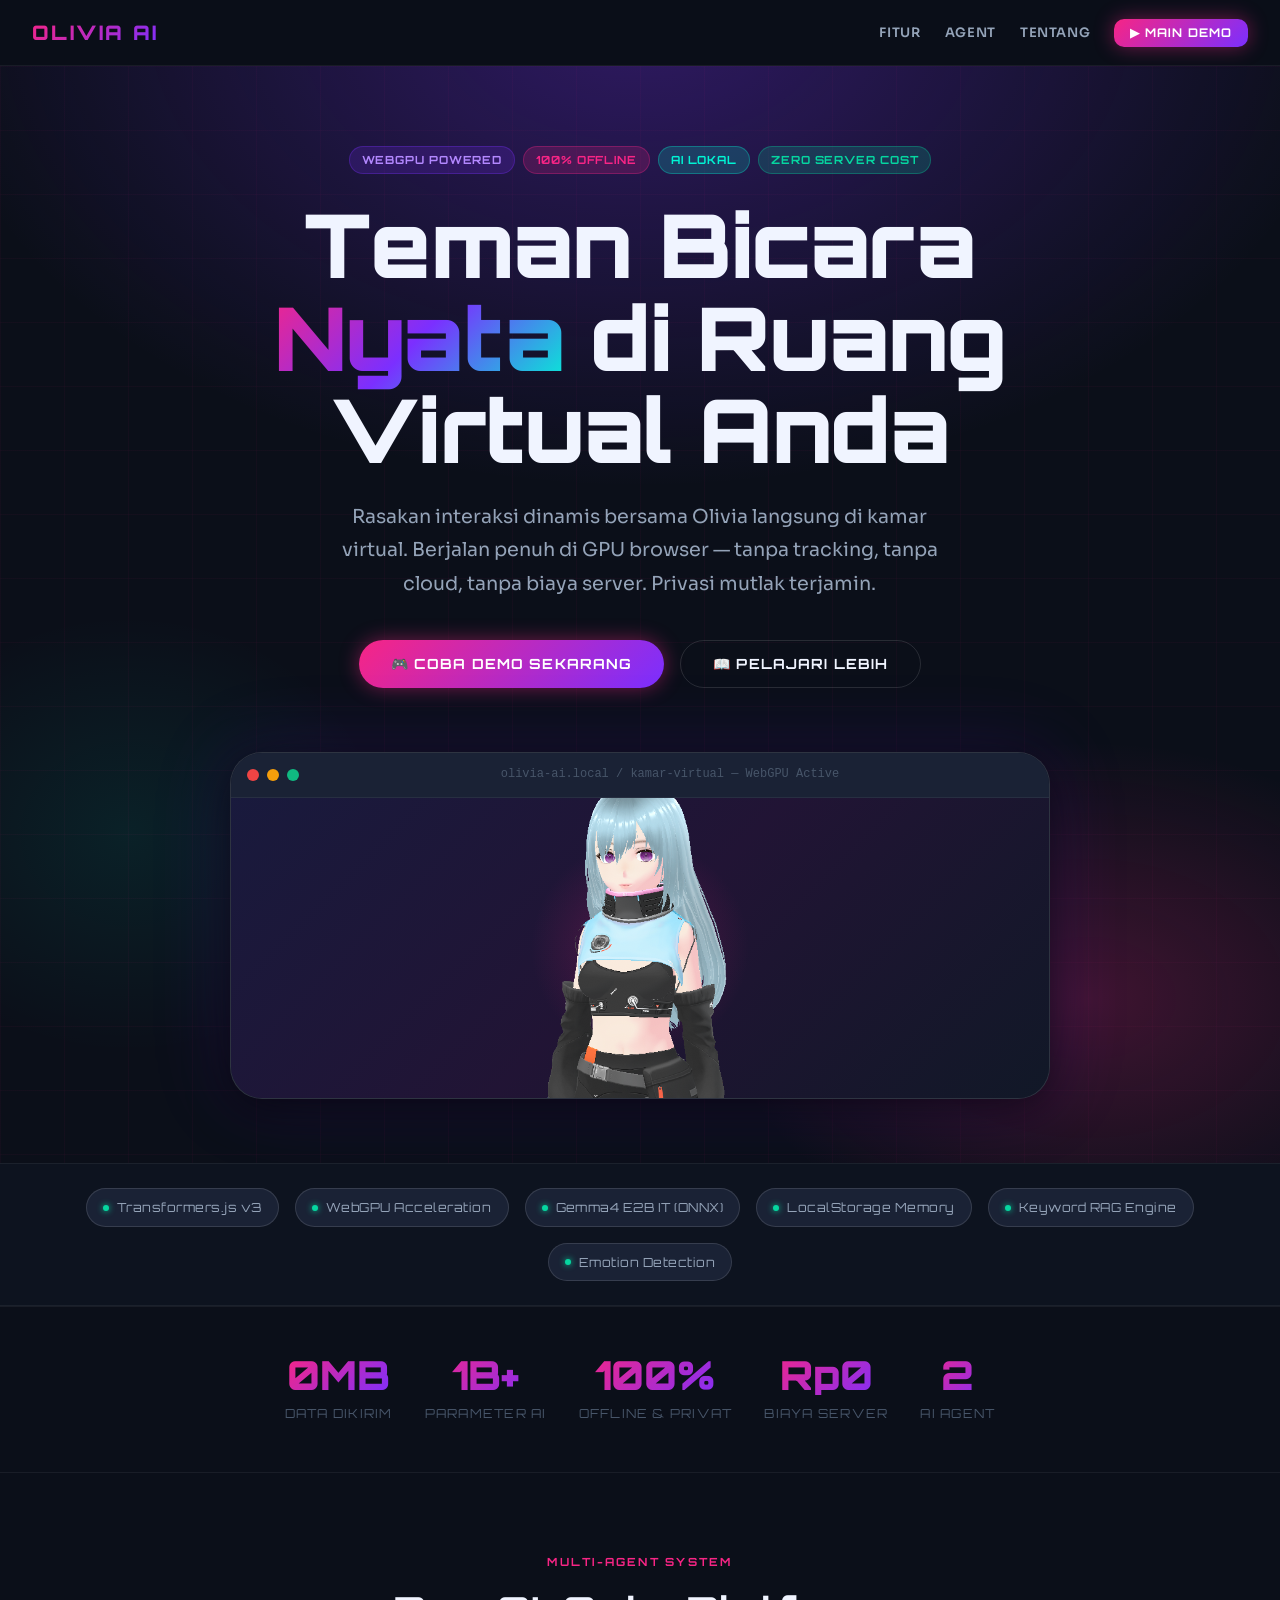
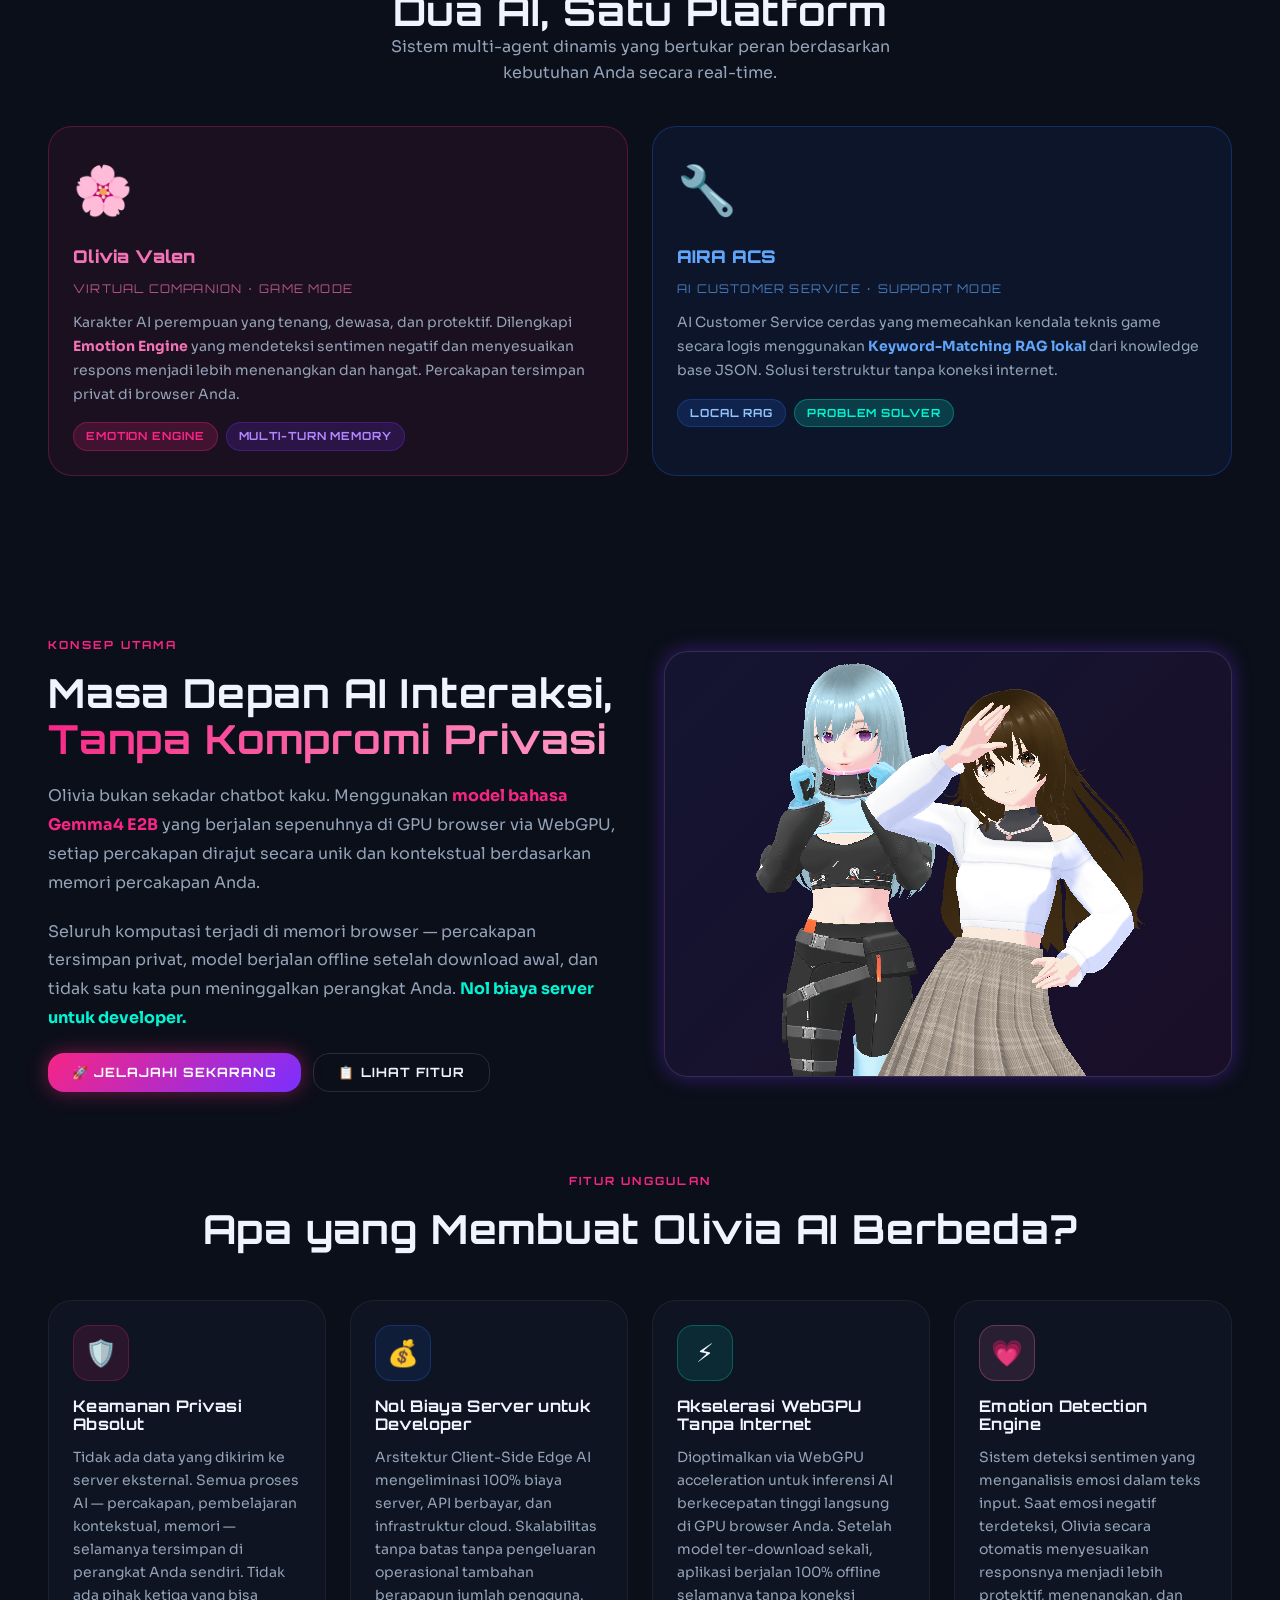
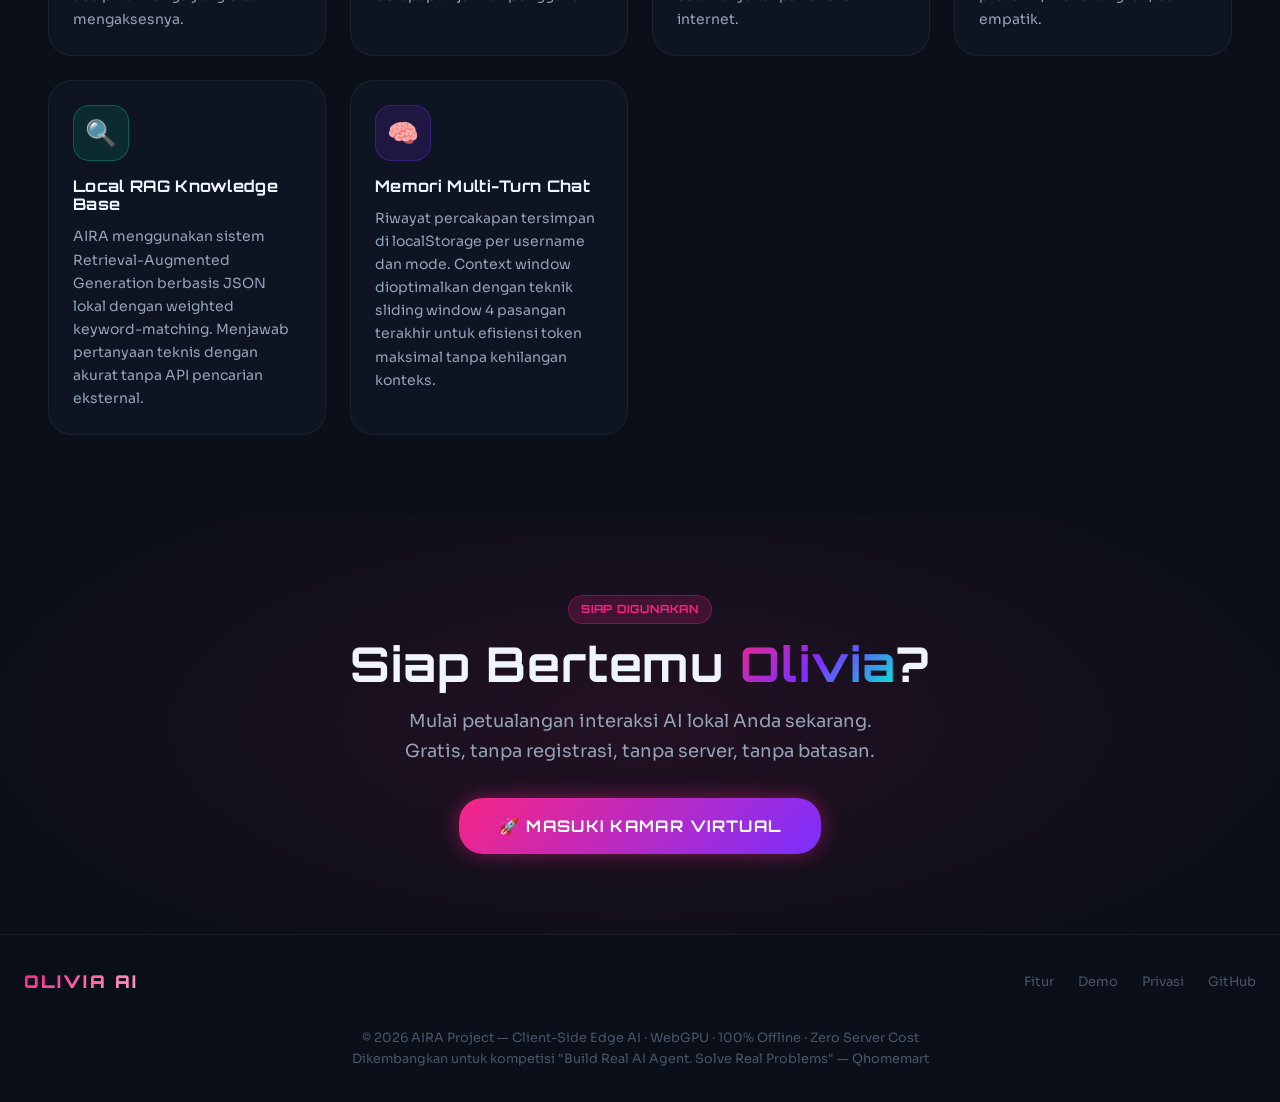
<file: Olivia-AI-WEB/index.html>
<!DOCTYPE html>
<html lang="id">
<head>
  <meta charset="UTF-8">
  <meta name="viewport" content="width=device-width, initial-scale=1.0">
  <title>OLIVIA AI — Virtual Companion Experience</title>
  <meta name="description" content="Olivia AI: Teman virtual 100% offline berbasis Edge AI lokal. Privat, cepat, tanpa sensor, tanpa cloud.">
  <link rel="stylesheet" href="./css/style.css">
  <style>
    /* ─── HERO ─── */
    .hero {
      position: relative;
      min-height: 100vh;
      display: flex;
      flex-direction: column;
      justify-content: center;
      align-items: center;
      text-align: center;
      padding: var(--sp-20) var(--sp-6) var(--sp-16);
      overflow: hidden;
    }
    .hero::before {
      content: '';
      position: absolute; inset: 0;
      background:
        radial-gradient(ellipse 90% 70% at 50% -5%, rgba(123,47,255,0.32) 0%, transparent 62%),
        radial-gradient(ellipse 55% 45% at 85% 85%, rgba(247,37,133,0.22) 0%, transparent 52%),
        radial-gradient(ellipse 40% 40% at 10% 70%, rgba(0,245,212,0.08) 0%, transparent 50%);
      pointer-events: none;
    }
    .hero::after {
      content: '';
      position: absolute; inset: 0;
      background-image:
        linear-gradient(rgba(247,37,133,0.035) 1px, transparent 1px),
        linear-gradient(90deg, rgba(247,37,133,0.035) 1px, transparent 1px);
      background-size: 64px 64px;
      pointer-events: none;
    }
    .hero-content {
      position: relative;
      z-index: 2;
      max-width: 900px;
      margin: 0 auto;
    }
    .hero-eyebrow {
      display: inline-flex;
      align-items: center;
      gap: var(--sp-2);
      margin-bottom: var(--sp-6);
      flex-wrap: wrap;
      justify-content: center;
      animation: fadeIn 0.6s both;
    }
    .hero-title {
      font-family: var(--font-display);
      font-size: clamp(2.5rem, 8vw, 5.5rem);
      font-weight: 900;
      line-height: 1.05;
      letter-spacing: -0.01em;
      margin-bottom: var(--sp-6);
      animation: slideUp 0.7s 0.1s both;
    }
    .hero-sub {
      font-size: clamp(1rem, 2vw, 1.2rem);
      color: var(--clr-text-secondary);
      max-width: 600px;
      margin: 0 auto var(--sp-10);
      line-height: 1.75;
      animation: slideUp 0.7s 0.2s both;
    }
    .hero-cta {
      display: flex;
      gap: var(--sp-4);
      justify-content: center;
      flex-wrap: wrap;
      animation: slideUp 0.7s 0.3s both;
    }

    /* ─── BROWSER PREVIEW WINDOW ─── */
    .hero-preview {
      position: relative;
      z-index: 2;
      width: 100%;
      max-width: 820px;
      margin: var(--sp-16) auto 0;
      animation: fadeIn 1s 0.5s both;
    }
    .preview-window {
      background: var(--clr-bg-surface);
      border: 1px solid var(--clr-border-medium);
      border-radius: var(--r-2xl);
      overflow: hidden;
      box-shadow: var(--shadow-lg), 0 0 80px rgba(123,47,255,0.18);
    }
    .preview-titlebar {
      display: flex;
      align-items: center;
      gap: var(--sp-2);
      padding: var(--sp-3) var(--sp-4);
      background: var(--clr-bg-raised);
      border-bottom: 1px solid var(--clr-border-subtle);
    }
    .preview-dot { width: 12px; height: 12px; border-radius: 50%; }
    .preview-dot.red    { background: #ef4444; }
    .preview-dot.yellow { background: #f59e0b; }
    .preview-dot.green  { background: #10b981; }
    .preview-address {
      flex: 1;
      text-align: center;
      font-size: 0.75rem;
      color: var(--clr-text-muted);
      font-family: monospace;
    }
    .preview-body {
      height: 300px;
      display: flex;
      align-items: center;
      justify-content: center;
      background: linear-gradient(135deg,
        rgba(30,27,75,0.6),
        rgba(49,16,66,0.5),
        rgba(17,24,39,0.8));
      position: relative;
      overflow: hidden;
    }
    .preview-body::before {
      content: '';
      position: absolute;
      width: 220px; height: 220px;
      border-radius: 50%;
      background: radial-gradient(circle, rgba(247,37,133,0.25), transparent 70%);
      top: 50%; left: 50%;
      transform: translate(-50%, -50%);
      animation: neon-pulse 3s ease-in-out infinite;
    }
    .preview-placeholder {
      position: relative; z-index: 1;
      text-align: center;
    }
    .preview-placeholder .icon {
      font-size: 4.5rem;
      display: block;
      margin-bottom: var(--sp-3);
      animation: float 3s ease-in-out infinite;
    }
    .preview-placeholder p {
      color: var(--clr-text-muted);
      font-size: 0.875rem;
      font-family: var(--font-display);
      letter-spacing: 0.1em;
    }

    /* ─── SECTION LABEL ─── */
    .section-label {
      font-family: var(--font-display);
      font-size: 0.7rem;
      font-weight: 700;
      letter-spacing: 0.2em;
      text-transform: uppercase;
      color: var(--clr-neon-pink);
      margin-bottom: var(--sp-4);
      display: block;
    }

    /* ─── STATS ROW ─── */
    .stats-section {
      padding: var(--sp-12) var(--sp-6);
      border-top: 1px solid var(--clr-border-subtle);
      border-bottom: 1px solid var(--clr-border-subtle);
    }
    .stats-row {
      display: flex;
      gap: var(--sp-8);
      justify-content: center;
      flex-wrap: wrap;
    }
    .stat-item { text-align: center; }
    .stat-value {
      font-family: var(--font-display);
      font-size: 2.5rem;
      font-weight: 900;
      background: linear-gradient(135deg, var(--clr-neon-pink), var(--clr-neon-violet));
      -webkit-background-clip: text;
      -webkit-text-fill-color: transparent;
      background-clip: text;
      line-height: 1;
    }
    .stat-label {
      font-size: 0.78rem;
      color: var(--clr-text-muted);
      margin-top: var(--sp-2);
      font-family: var(--font-display);
      letter-spacing: 0.1em;
      text-transform: uppercase;
    }

    /* ─── FEATURES SECTION ─── */
    .features-section {
      padding: var(--sp-20) var(--sp-6);
      position: relative;
    }
    .feature-card {
      padding: var(--sp-6);
      background: rgba(17,24,39,0.6);
      border: 1px solid var(--clr-border-subtle);
      border-radius: var(--r-xl);
      transition: all var(--ease-normal);
      position: relative;
      overflow: hidden;
    }
    .feature-card::before {
      content: '';
      position: absolute; inset: 0;
      background: linear-gradient(135deg, rgba(247,37,133,0.05), transparent);
      opacity: 0;
      transition: opacity var(--ease-normal);
    }
    .feature-card:hover {
      border-color: var(--clr-border-pink);
      box-shadow: var(--shadow-pink), var(--shadow-md);
      transform: translateY(-6px);
    }
    .feature-card:hover::before { opacity: 1; }
    .feature-card h4 {
      font-size: 1rem;
      margin-bottom: var(--sp-3);
      color: var(--clr-text-primary);
    }
    .feature-card p {
      font-size: 0.875rem;
      line-height: 1.65;
      color: var(--clr-text-secondary);
      margin: 0;
    }

    /* ─── ABOUT 2-COL ─── */
    .about-section { padding: var(--sp-20) var(--sp-6); }
    .about-grid {
      display: grid;
      grid-template-columns: 1fr 1fr;
      gap: var(--sp-12);
      align-items: center;
    }
    .about-visual {
      background: linear-gradient(135deg, rgba(30,27,75,0.5), rgba(49,16,66,0.4));
      border: 1px solid var(--clr-border-medium);
      border-radius: var(--r-xl);
      aspect-ratio: 4/3;
      display: flex;
      align-items: center;
      justify-content: center;
      overflow: hidden;
      position: relative;
      box-shadow: var(--shadow-violet);
    }
    .about-visual-icon {
      font-size: 6rem;
      animation: float 4s ease-in-out infinite;
    }

    /* ─── AGENT CARDS ─── */
    .agent-grid {
      display: grid;
      grid-template-columns: 1fr 1fr;
      gap: var(--sp-6);
      margin-top: var(--sp-10);
    }
    .agent-card {
      padding: var(--sp-6);
      border-radius: var(--r-xl);
      border: 1px solid;
      transition: all var(--ease-normal);
    }
    .agent-card.olivia {
      background: rgba(219,39,119,0.08);
      border-color: rgba(219,39,119,0.3);
    }
    .agent-card.olivia:hover {
      background: rgba(219,39,119,0.14);
      box-shadow: 0 0 32px rgba(219,39,119,0.3);
      transform: translateY(-4px);
    }
    .agent-card.aira {
      background: rgba(37,99,235,0.08);
      border-color: rgba(37,99,235,0.3);
    }
    .agent-card.aira:hover {
      background: rgba(37,99,235,0.14);
      box-shadow: 0 0 32px rgba(37,99,235,0.3);
      transform: translateY(-4px);
    }
    .agent-name {
      font-family: var(--font-display);
      font-size: 1.1rem;
      font-weight: 900;
      margin-bottom: var(--sp-2);
    }
    .agent-card.olivia .agent-name { color: #f472b6; }
    .agent-card.aira   .agent-name { color: #60a5fa; }
    .agent-role {
      font-size: 0.75rem;
      font-family: var(--font-display);
      letter-spacing: 0.1em;
      text-transform: uppercase;
      margin-bottom: var(--sp-3);
    }
    .agent-card.olivia .agent-role { color: rgba(244,114,182,0.7); }
    .agent-card.aira   .agent-role { color: rgba(96,165,250,0.7); }

    /* ─── CTA SECTION ─── */
    .cta-section {
      padding: var(--sp-20) var(--sp-6);
      text-align: center;
      position: relative;
      overflow: hidden;
    }
    .cta-section::before {
      content: '';
      position: absolute; inset: 0;
      background: radial-gradient(ellipse 80% 100% at 50% 50%, rgba(247,37,133,0.1) 0%, transparent 70%);
      pointer-events: none;
    }
    .cta-section > * { position: relative; z-index: 1; }

    /* ─── FOOTER ─── */
    .footer {
      padding: var(--sp-8) var(--sp-6);
      border-top: 1px solid var(--clr-border-subtle);
    }
    .footer-inner {
      max-width: 1280px;
      margin: 0 auto;
      display: flex;
      justify-content: space-between;
      align-items: center;
      flex-wrap: wrap;
      gap: var(--sp-4);
    }
    .footer-brand {
      font-family: var(--font-display);
      font-weight: 900;
      font-size: 1.1rem;
      letter-spacing: 0.12em;
    }
    .footer-links { display: flex; gap: var(--sp-6); }
    .footer-link {
      font-size: 0.8125rem;
      color: var(--clr-text-muted);
      transition: color var(--ease-fast);
    }
    .footer-link:hover { color: var(--clr-neon-pink); }
    .footer-copy {
      font-size: 0.8rem;
      color: var(--clr-text-muted);
      text-align: center;
      width: 100%;
      margin-top: var(--sp-4);
    }

    /* ─── TECH SPECS STRIP ─── */
    .tech-strip {
      display: flex;
      gap: var(--sp-4);
      flex-wrap: wrap;
      align-items: center;
      justify-content: center;
      padding: var(--sp-6);
      border-top: 1px solid var(--clr-border-subtle);
      border-bottom: 1px solid var(--clr-border-subtle);
      background: rgba(17,24,39,0.5);
    }
    .tech-pill {
      display: inline-flex;
      align-items: center;
      gap: var(--sp-2);
      padding: var(--sp-2) var(--sp-4);
      background: var(--clr-bg-raised);
      border: 1px solid var(--clr-border-medium);
      border-radius: var(--r-full);
      font-size: 0.78rem;
      color: var(--clr-text-secondary);
      font-family: var(--font-display);
      letter-spacing: 0.04em;
    }
    .tech-pill .dot {
      width: 6px; height: 6px;
      border-radius: 50%;
      background: var(--clr-neon-green);
      box-shadow: 0 0 6px var(--clr-neon-green);
    }

    @media (max-width: 768px) {
      .about-grid  { grid-template-columns: 1fr; }
      .agent-grid  { grid-template-columns: 1fr; }
      .stats-row   { gap: var(--sp-6); }
    }
  </style>
</head>
<body>

  <!-- ── NAVBAR ── -->
  <nav class="navbar">
    <div class="navbar-brand">OLIVIA AI</div>
    <ul class="navbar-links">
      <li><a href="#fitur"   class="navbar-link">Fitur</a></li>
      <li><a href="#agent"   class="navbar-link">Agent</a></li>
      <li><a href="#tentang" class="navbar-link">Tentang</a></li>
      <li>
        <a href="./game.html" class="btn btn-primary btn-sm glow-pink">
          ▶ Main Demo
        </a>
      </li>
    </ul>
  </nav>

  <!-- ── HERO ── -->
  <section class="hero">
    <div class="hero-content">
      <div class="hero-eyebrow">
        <span class="badge badge-violet">WebGPU Powered</span>
        <span class="badge badge-pink">100% Offline</span>
        <span class="badge badge-cyan">AI Lokal</span>
        <span class="badge badge-green">Zero Server Cost</span>
      </div>

      <h1 class="hero-title">
        Teman Bicara<br>
        <span class="gradient-text">Nyata</span> di Ruang<br>
        Virtual Anda
      </h1>

      <p class="hero-sub">
        Rasakan interaksi dinamis bersama Olivia langsung di kamar virtual.
        Berjalan penuh di GPU browser — tanpa tracking, tanpa cloud, tanpa biaya server.
        Privasi mutlak terjamin.
      </p>

      <div class="hero-cta">
        <a href="./game.html" class="btn btn-primary btn-lg glow-pink">
          🎮 Coba Demo Sekarang
        </a>
        <a href="#tentang" class="btn btn-ghost btn-lg">
          📖 Pelajari Lebih
        </a>
      </div>
    </div>

    <!-- Browser Preview Window -->
    <div class="hero-preview">
      <div class="preview-window">
        <div class="preview-titlebar">
          <span class="preview-dot red"></span>
          <span class="preview-dot yellow"></span>
          <span class="preview-dot green"></span>
          <span class="preview-address">olivia-ai.local / kamar-virtual — WebGPU Active</span>
        </div>
        <div class="preview-body">
          <div class="preview-placeholder">
            <span class="icon"><img src="./assets/olivia-normal.png" alt="🌸" /></span>
            <p>Kamar Virtual Olivia — Edge AI Active</p>
          </div>
        </div>
      </div>
    </div>
  </section>

  <!-- ── TECH STRIP ── -->
  <div class="tech-strip">
    <div class="tech-pill"><span class="dot"></span> Transformers.js v3</div>
    <div class="tech-pill"><span class="dot"></span> WebGPU Acceleration</div>
    <div class="tech-pill"><span class="dot"></span> Gemma4 E2B IT (ONNX)</div>
    <div class="tech-pill"><span class="dot"></span> LocalStorage Memory</div>
    <div class="tech-pill"><span class="dot"></span> Keyword RAG Engine</div>
    <div class="tech-pill"><span class="dot"></span> Emotion Detection</div>
  </div>

  <!-- ── STATS ── -->
  <section class="stats-section">
    <div class="stats-row">
      <div class="stat-item fade-in">
        <div class="stat-value">0MB</div>
        <div class="stat-label">Data Dikirim</div>
      </div>
      <div class="stat-item fade-in delay-100">
        <div class="stat-value">1B+</div>
        <div class="stat-label">Parameter AI</div>
      </div>
      <div class="stat-item fade-in delay-200">
        <div class="stat-value">100%</div>
        <div class="stat-label">Offline & Privat</div>
      </div>
      <div class="stat-item fade-in delay-300">
        <div class="stat-value">Rp0</div>
        <div class="stat-label">Biaya Server</div>
      </div>
      <div class="stat-item fade-in delay-400">
        <div class="stat-value">2</div>
        <div class="stat-label">AI Agent</div>
      </div>
    </div>
  </section>

  <!-- ── AGENT SECTION ── -->
  <section id="agent" class="features-section">
    <div class="container">
      <div style="text-align: center; margin-bottom: var(--sp-4);">
        <span class="section-label">Multi-Agent System</span>
        <h2>Dua AI, Satu Platform</h2>
        <p style="max-width: 520px; margin: 0 auto;">
          Sistem multi-agent dinamis yang bertukar peran berdasarkan kebutuhan Anda secara real-time.
        </p>
      </div>

      <div class="agent-grid">
        <!-- Olivia -->
        <div class="agent-card olivia fade-in">
          <div style="font-size: 3rem; margin-bottom: var(--sp-3);">🌸</div>
          <div class="agent-name">Olivia Valen</div>
          <div class="agent-role">Virtual Companion · Game Mode</div>
          <p style="font-size: 0.875rem; line-height: 1.7; color: var(--clr-text-secondary); margin: 0;">
            Karakter AI perempuan yang tenang, dewasa, dan protektif. Dilengkapi <strong style="color: #f472b6;">Emotion Engine</strong>
            yang mendeteksi sentimen negatif dan menyesuaikan respons menjadi lebih menenangkan dan hangat.
            Percakapan tersimpan privat di browser Anda.
          </p>
          <div style="margin-top: var(--sp-4); display: flex; gap: var(--sp-2); flex-wrap: wrap;">
            <span class="badge badge-pink">Emotion Engine</span>
            <span class="badge badge-violet">Multi-turn Memory</span>
          </div>
        </div>

        <!-- AIRA -->
        <div class="agent-card aira fade-in delay-100">
          <div style="font-size: 3rem; margin-bottom: var(--sp-3);">🔧</div>
          <div class="agent-name">AIRA ACS</div>
          <div class="agent-role">AI Customer Service · Support Mode</div>
          <p style="font-size: 0.875rem; line-height: 1.7; color: var(--clr-text-secondary); margin: 0;">
            AI Customer Service cerdas yang memecahkan kendala teknis game secara logis menggunakan
            <strong style="color: #60a5fa;">Keyword-Matching RAG lokal</strong> dari knowledge base JSON.
            Solusi terstruktur tanpa koneksi internet.
          </p>
          <div style="margin-top: var(--sp-4); display: flex; gap: var(--sp-2); flex-wrap: wrap;">
            <span class="badge badge-blue">Local RAG</span>
            <span class="badge badge-cyan">Problem Solver</span>
          </div>
        </div>
      </div>
    </div>
  </section>

  <!-- ── ABOUT ── -->
  <section id="tentang" class="about-section">
    <div class="container">
      <div class="about-grid">
        <div class="fade-in-left">
          <span class="section-label">Konsep Utama</span>
          <h2 style="margin-bottom: var(--sp-5);">
            Masa Depan AI Interaksi,<br>
            <span class="gradient-text-pink">Tanpa Kompromi Privasi</span>
          </h2>
          <p style="font-size: 1rem; line-height: 1.8; margin-bottom: var(--sp-5);">
            Olivia bukan sekadar chatbot kaku. Menggunakan
            <strong style="color: var(--clr-neon-pink);">model bahasa Gemma4 E2B</strong>
            yang berjalan sepenuhnya di GPU browser via WebGPU, setiap percakapan dirajut secara
            unik dan kontekstual berdasarkan memori percakapan Anda.
          </p>
          <p style="line-height: 1.8; margin-bottom: var(--sp-5);">
            Seluruh komputasi terjadi di memori browser — percakapan tersimpan privat, model berjalan
            offline setelah download awal, dan tidak satu kata pun meninggalkan perangkat Anda.
            <strong style="color: var(--clr-neon-cyan);">Nol biaya server untuk developer.</strong>
          </p>
          <div style="display: flex; gap: var(--sp-3); flex-wrap: wrap;">
            <a href="./game.html" class="btn btn-primary glow-pink">🚀 Jelajahi Sekarang</a>
            <a href="#fitur"      class="btn btn-ghost">📋 Lihat Fitur</a>
          </div>
        </div>

        <div class="about-visual fade-in-right">
          <div class="about-visual-icon"><img src="./assets/colab.png" alt="✨" /></div>
        </div>
      </div>
    </div>
  </section>

  <!-- ── FEATURES GRID ── -->
  <section id="fitur" class="features-section" style="padding-top: 0;">
    <div class="container">
      <div style="text-align: center; margin-bottom: var(--sp-12);">
        <span class="section-label">Fitur Unggulan</span>
        <h2>Apa yang Membuat Olivia AI Berbeda?</h2>
      </div>

      <div class="grid-3">
        <!-- Card 1: Privacy -->
        <div class="feature-card fade-in">
          <div class="feature-icon-wrap">🛡️</div>
          <h4>Keamanan Privasi Absolut</h4>
          <p>
            Tidak ada data yang dikirim ke server eksternal. Semua proses AI — percakapan,
            pembelajaran kontekstual, memori — selamanya tersimpan di perangkat Anda sendiri.
            Tidak ada pihak ketiga yang bisa mengaksesnya.
          </p>
        </div>

        <!-- Card 2: Zero Server Cost -->
        <div class="feature-card fade-in delay-100">
          <div class="feature-icon-wrap" style="background: rgba(37,99,235,0.12); border-color: rgba(37,99,235,0.3);">💰</div>
          <h4>Nol Biaya Server untuk Developer</h4>
          <p>
            Arsitektur Client-Side Edge AI mengeliminasi 100% biaya server, API berbayar, dan
            infrastruktur cloud. Skalabilitas tanpa batas tanpa pengeluaran operasional tambahan
            berapapun jumlah pengguna.
          </p>
        </div>

        <!-- Card 3: WebGPU -->
        <div class="feature-card fade-in delay-200">
          <div class="feature-icon-wrap" style="background: rgba(0,245,212,0.1); border-color: rgba(0,245,212,0.25);">⚡</div>
          <h4>Akselerasi WebGPU Tanpa Internet</h4>
          <p>
            Dioptimalkan via WebGPU acceleration untuk inferensi AI berkecepatan tinggi langsung
            di GPU browser Anda. Setelah model ter-download sekali, aplikasi berjalan 100% offline
            selamanya tanpa koneksi internet.
          </p>
        </div>

        <!-- Card 4: Emotion Engine -->
        <div class="feature-card fade-in delay-300">
          <div class="feature-icon-wrap" style="background: rgba(244,114,182,0.12); border-color: rgba(244,114,182,0.3);">💗</div>
          <h4>Emotion Detection Engine</h4>
          <p>
            Sistem deteksi sentimen yang menganalisis emosi dalam teks input. Saat emosi negatif
            terdeteksi, Olivia secara otomatis menyesuaikan responsnya menjadi lebih protektif,
            menenangkan, dan empatik.
          </p>
        </div>

        <!-- Card 5: RAG -->
        <div class="feature-card fade-in delay-400">
          <div class="feature-icon-wrap" style="background: rgba(6,214,160,0.12); border-color: rgba(6,214,160,0.3);">🔍</div>
          <h4>Local RAG Knowledge Base</h4>
          <p>
            AIRA menggunakan sistem Retrieval-Augmented Generation berbasis JSON lokal dengan
            weighted keyword-matching. Menjawab pertanyaan teknis dengan akurat tanpa API
            pencarian eksternal.
          </p>
        </div>

        <!-- Card 6: Multi-turn Memory -->
        <div class="feature-card fade-in delay-500">
          <div class="feature-icon-wrap" style="background: rgba(123,47,255,0.15); border-color: rgba(123,47,255,0.3);">🧠</div>
          <h4>Memori Multi-Turn Chat</h4>
          <p>
            Riwayat percakapan tersimpan di localStorage per username dan mode. Context window
            dioptimalkan dengan teknik sliding window 4 pasangan terakhir untuk efisiensi token
            maksimal tanpa kehilangan konteks.
          </p>
        </div>
      </div>
    </div>
  </section>

  <!-- ── CTA ── -->
  <section class="cta-section">
    <div style="margin-bottom: var(--sp-3);">
      <span class="badge badge-pink">Siap Digunakan</span>
    </div>
    <h2 style="margin-bottom: var(--sp-4); font-size: clamp(1.75rem, 5vw, 3rem);">
      Siap Bertemu <span class="gradient-text">Olivia</span>?
    </h2>
    <p style="color: var(--clr-text-secondary); font-size: 1.125rem; max-width: 500px; margin: 0 auto var(--sp-8);">
      Mulai petualangan interaksi AI lokal Anda sekarang. Gratis, tanpa registrasi,
      tanpa server, tanpa batasan.
    </p>
    <div style="display: flex; gap: var(--sp-4); justify-content: center; flex-wrap: wrap;">
      <a href="./game.html" class="btn btn-primary btn-xl glow-pink">
        🚀 Masuki Kamar Virtual
      </a>
    </div>
  </section>

  <!-- ── FOOTER ── -->
  <footer class="footer">
    <div class="footer-inner">
      <div class="footer-brand gradient-text-pink">OLIVIA AI</div>

      <div class="footer-links">
        <a href="#fitur"                                                                    class="footer-link">Fitur</a>
        <a href="./game.html"                                                               class="footer-link">Demo</a>
        <a href="./private.html"                                                            class="footer-link">Privasi</a>
        <a href="https://github.com/Raenith/Olivia-AI-Offline" target="_blank"              class="footer-link">GitHub</a>
      </div>

      <p class="footer-copy">
        &copy; 2026 AIRA Project — Client-Side Edge AI · WebGPU · 100% Offline · Zero Server Cost
        <br>Dikembangkan untuk kompetisi "Build Real AI Agent. Solve Real Problems" — Qhomemart
      </p>
    </div>
  </footer>

  <script>
    // Smooth scroll for anchor links
    document.querySelectorAll('a[href^="#"]').forEach(link => {
      link.addEventListener('click', e => {
        const target = document.querySelector(link.getAttribute('href'));
        if (target) {
          e.preventDefault();
          target.scrollIntoView({ behavior: 'smooth' });
        }
      });
    });

    // IntersectionObserver for scroll-triggered animations
    const observer = new IntersectionObserver(
      entries => entries.forEach(entry => {
        if (entry.isIntersecting) {
          entry.target.style.animationPlayState = 'running';
          observer.unobserve(entry.target);
        }
      }),
      { threshold: 0.12 }
    );

    document.querySelectorAll(
      '.fade-in, .fade-in-left, .fade-in-right, .slide-up'
    ).forEach(el => {
      el.style.animationPlayState = 'paused';
      observer.observe(el);
    });
  </script>
</body>
</html>
</file>
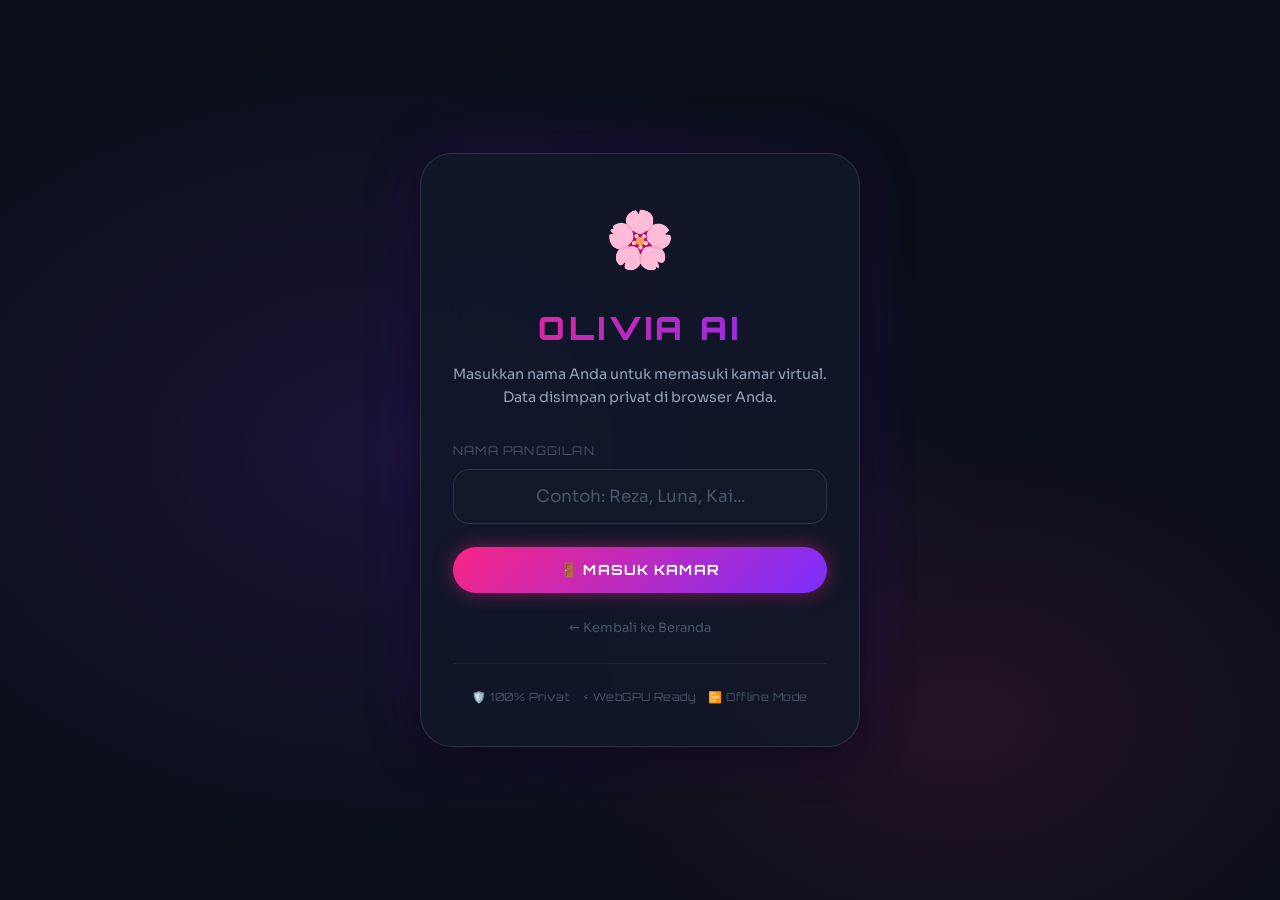
<file: Olivia-AI-WEB/game.html>
<!DOCTYPE html>
<html lang="id">
<head>
  <meta charset="UTF-8">
  <meta name="viewport" content="width=device-width, initial-scale=1.0">
  <title>Kamar Olivia — AI Demo</title>
  <meta name="description" content="Masuk ke kamar virtual Olivia AI — Interaksi 100% offline berbasis WebGPU.">
  <link rel="stylesheet" href="./css/style.css">
  <style>
    /* ──────────────────────────────────────────
       GAME-SPECIFIC LAYOUT OVERRIDES
       ────────────────────────────────────────── */
    body { overflow: hidden; }

    /* ── Full-screen Game Root ── */
    #game-root {
      width: 100vw;
      height: 100vh;
      display: flex;
      align-items: center;
      justify-content: center;
      background: var(--clr-bg-base);
      position: relative;
      overflow: hidden;
    }

    /* Ambient background atmosphere */
    #game-root::before {
      content: '';
      position: absolute; inset: 0;
      background:
        radial-gradient(ellipse 80% 80% at 30% 50%, rgba(123,47,255,0.12) 0%, transparent 60%),
        radial-gradient(ellipse 60% 60% at 75% 80%, rgba(247,37,133,0.1) 0%, transparent 55%);
      pointer-events: none;
    }

    /* ══════════════════════════════════════════
       LOGIN SCREEN
       ══════════════════════════════════════════ */
    #login-section {
      position: relative; z-index: 10;
      width: 100%; height: 100%;
      display: flex;
      align-items: center;
      justify-content: center;
      animation: fadeIn 0.5s both;
    }

    .login-card {
      width: 100%;
      max-width: 440px;
      padding: var(--sp-10) var(--sp-8);
      background: rgba(17,24,39,0.85);
      backdrop-filter: blur(24px) saturate(160%);
      -webkit-backdrop-filter: blur(24px) saturate(160%);
      border: 1px solid var(--clr-border-medium);
      border-radius: var(--r-2xl);
      box-shadow: var(--shadow-lg), 0 0 60px rgba(123,47,255,0.18);
      text-align: center;
      animation: scaleIn 0.4s both;
    }

    .login-logo {
      font-family: var(--font-display);
      font-size: 2rem;
      font-weight: 900;
      letter-spacing: 0.12em;
      background: linear-gradient(135deg, var(--clr-neon-pink), var(--clr-neon-violet));
      -webkit-background-clip: text;
      -webkit-text-fill-color: transparent;
      background-clip: text;
      margin-bottom: var(--sp-2);
    }

    .login-emoji {
      font-size: 3.5rem;
      display: block;
      margin-bottom: var(--sp-4);
      animation: float 3s ease-in-out infinite;
    }

    .login-subtitle {
      color: var(--clr-text-secondary);
      font-size: 0.9rem;
      margin-bottom: var(--sp-8);
      line-height: 1.6;
    }

    .login-form { display: flex; flex-direction: column; gap: var(--sp-4); }

    .input-label {
      display: block;
      font-size: 0.75rem;
      font-family: var(--font-display);
      letter-spacing: 0.1em;
      text-transform: uppercase;
      color: var(--clr-text-muted);
      margin-bottom: var(--sp-2);
      text-align: left;
    }

    .login-error {
      font-size: 0.8125rem;
      color: var(--clr-danger);
      min-height: 1.2em;
      margin-top: calc(-1 * var(--sp-2));
      text-align: left;
    }

    .login-features {
      display: flex;
      gap: var(--sp-3);
      justify-content: center;
      flex-wrap: wrap;
      margin-top: var(--sp-6);
      padding-top: var(--sp-6);
      border-top: 1px solid var(--clr-border-subtle);
    }

    .login-feature-pill {
      font-size: 0.7rem;
      color: var(--clr-text-muted);
      display: flex;
      align-items: center;
      gap: var(--sp-1);
      font-family: var(--font-display);
      letter-spacing: 0.04em;
    }

    /* ══════════════════════════════════════════
       GAME VIEWPORT — Two-Column Layout
       ══════════════════════════════════════════ */
    #game-section {
      width: 100%; height: 100%;
      display: grid;
      grid-template-columns: 1fr 380px;
      overflow: hidden;
      animation: fadeIn 0.5s both;
    }

    /* ── LEFT PANEL: ROOM + CHARACTER ── */
    .room-panel {
      position: relative;
      display: flex;
      flex-direction: column;
      background:
        linear-gradient(
          135deg,
          rgba(30,27,75,0.75) 0%,
          rgba(49,16,66,0.55) 40%,
          rgba(17,24,39,0.88) 100%
        );
      border-right: 1px solid var(--clr-border-subtle);
      overflow: hidden;
    }

    /* Scanline ambient effect */
    .room-panel::after {
      content: '';
      position: absolute; inset: 0;
      background: repeating-linear-gradient(
        to bottom,
        transparent 0px,
        transparent 3px,
        rgba(0,0,0,0.04) 3px,
        rgba(0,0,0,0.04) 4px
      );
      pointer-events: none; z-index: 1;
    }

    /* ── HUD BAR ── */
    .room-hud {
      position: relative; z-index: 5;
      display: flex;
      justify-content: space-between;
      align-items: center;
      padding: var(--sp-3) var(--sp-4);
      background: rgba(11,15,25,0.7);
      backdrop-filter: blur(12px);
      -webkit-backdrop-filter: blur(12px);
      border-bottom: 1px solid var(--clr-border-subtle);
    }

    .hud-left { display: flex; align-items: center; gap: var(--sp-3); }

    .hud-brand {
      font-family: var(--font-display);
      font-size: 0.85rem;
      font-weight: 900;
      letter-spacing: 0.12em;
      background: linear-gradient(135deg, var(--clr-neon-pink), var(--clr-neon-violet));
      -webkit-background-clip: text;
      -webkit-text-fill-color: transparent;
      background-clip: text;
    }

    .hud-divider { width: 1px; height: 18px; background: var(--clr-border-medium); }

    .hud-user {
      display: flex;
      align-items: center;
      gap: var(--sp-2);
      font-size: 0.8125rem;
      color: var(--clr-text-secondary);
    }

    .hud-user .avatar {
      width: 26px; height: 26px;
      border-radius: 50%;
      background: linear-gradient(135deg, var(--clr-neon-pink), var(--clr-neon-violet));
      display: flex;
      align-items: center;
      justify-content: center;
      font-size: 0.7rem;
      font-weight: 700;
      color: #fff;
      flex-shrink: 0;
    }

    /* Status bar */
    #status-bar {
      display: flex;
      align-items: center;
      gap: var(--sp-2);
      font-size: 0.75rem;
      color: var(--clr-text-secondary);
      font-family: var(--font-display);
      letter-spacing: 0.04em;
    }

    /* ── CHARACTER STAGE ── */
    .character-stage {
      flex: 1;
      position: relative; z-index: 2;
      display: flex;
      align-items: flex-end;
      justify-content: center;
      padding-bottom: var(--sp-4);
      overflow: hidden;
    }

    /* Glow halo behind character */
    .character-stage::before {
      content: '';
      position: absolute;
      width: 300px; height: 300px;
      border-radius: 50%;
      background: radial-gradient(
        circle,
        rgba(219,39,119,0.18) 0%,
        rgba(123,47,255,0.1) 40%,
        transparent 70%
      );
      bottom: 0; left: 50%;
      transform: translateX(-50%);
      pointer-events: none;
    }

    .character-img {
      height: 100%;
      max-width: 1000%;
      max-height: 5440px;
      object-fit: contain;
      filter:
        drop-shadow(0 12px 32px rgba(0,0,0,0.7))
        drop-shadow(0 0 20px rgba(219,39,119,0.35));
      animation: float 5s ease-in-out infinite;
      transition: filter var(--ease-normal);
      position: relative; z-index: 2;
      margin-bottom: -28px;
    }

    .character-img.thinking {
      filter:
        drop-shadow(0 12px 32px rgba(0,0,0,0.7))
        drop-shadow(0 0 28px rgba(123,47,255,0.6));
    }

    /* AIRA mode — blue halo */
    .character-img.aira-mode {
      filter:
        drop-shadow(0 12px 32px rgba(0,0,0,0.7))
        drop-shadow(0 0 20px rgba(37,99,235,0.4));
    }

    .character-fallback {
      font-size: 9rem;
      animation: float 5s ease-in-out infinite;
      filter: drop-shadow(0 0 24px rgba(219,39,119,0.5));
      position: relative; z-index: 2;
    }

    /* ── EMOTION INDICATOR ── */
    #emotion-indicator {
      position: absolute;
      top: var(--sp-3);
      right: var(--sp-3);
      z-index: 6;
      display: flex;
      align-items: center;
      gap: var(--sp-2);
      padding: var(--sp-1) var(--sp-3);
      background: rgba(11,15,25,0.75);
      backdrop-filter: blur(8px);
      border: 1px solid var(--clr-border-subtle);
      border-radius: var(--r-full);
      font-size: 0.7rem;
      font-family: var(--font-display);
      letter-spacing: 0.06em;
      color: var(--clr-text-muted);
      opacity: 0;
      transition: opacity var(--ease-normal);
    }
    #emotion-indicator.visible { opacity: 1; }

    /* ── MODE SWITCHER TABS ── */
    .mode-switcher {
      position: relative; z-index: 5;
      display: flex;
      gap: var(--sp-2);
      padding: var(--sp-3) var(--sp-4);
      background: rgba(11,15,25,0.75);
      backdrop-filter: blur(12px);
      -webkit-backdrop-filter: blur(12px);
      border-top: 1px solid var(--clr-border-subtle);
    }

    .mode-tab {
      flex: 1;
      padding: var(--sp-2) var(--sp-3);
      border: 1px solid var(--clr-border-medium);
      border-radius: var(--r-md);
      font-family: var(--font-display);
      font-size: 0.7rem;
      font-weight: 700;
      letter-spacing: 0.08em;
      text-transform: uppercase;
      cursor: pointer;
      transition: all var(--ease-fast);
      background: var(--clr-bg-raised);
      color: var(--clr-text-muted);
      display: flex;
      align-items: center;
      justify-content: center;
      gap: var(--sp-2);
    }

    /* Olivia tab — Pink active */
    .mode-tab.active.olivia-tab {
      background: linear-gradient(135deg, var(--clr-neon-pink), var(--clr-neon-violet));
      color: #fff;
      border-color: transparent;
      box-shadow: var(--shadow-pink);
    }

    /* AIRA tab — Blue active */
    .mode-tab.active.aira-tab {
      background: linear-gradient(135deg, var(--clr-neon-blue), #1d4ed8);
      color: #fff;
      border-color: transparent;
      box-shadow: var(--shadow-blue);
    }

    .mode-tab:hover:not(.active) {
      background: var(--clr-bg-overlay);
      color: var(--clr-text-secondary);
      border-color: var(--clr-border-medium);
    }

    /* ── RIGHT PANEL: CHAT ── */
    .chat-panel {
      display: flex;
      flex-direction: column;
      height: 100%;
      background: var(--clr-bg-surface);
      overflow: hidden;
    }

    .chat-header {
      padding: var(--sp-3) var(--sp-4);
      border-bottom: 1px solid var(--clr-border-subtle);
      background: var(--clr-bg-raised);
      display: flex;
      align-items: center;
      justify-content: space-between;
      flex-shrink: 0;
    }

    .chat-header-info { display: flex; align-items: center; gap: var(--sp-3); }

    .chat-header-title {
      font-family: var(--font-display);
      font-size: 0.7rem;
      font-weight: 700;
      letter-spacing: 0.15em;
      text-transform: uppercase;
      color: var(--clr-text-muted);
    }

    /* Agent name badge in header */
    #chat-agent-badge {
      padding: 2px var(--sp-2);
      border-radius: var(--r-full);
      font-size: 0.65rem;
      font-family: var(--font-display);
      font-weight: 700;
      letter-spacing: 0.06em;
    }
    #chat-agent-badge.olivia {
      background: rgba(219,39,119,0.18);
      color: #f472b6;
      border: 1px solid rgba(219,39,119,0.3);
    }
    #chat-agent-badge.aira {
      background: rgba(37,99,235,0.18);
      color: #60a5fa;
      border: 1px solid rgba(37,99,235,0.3);
    }

    /* ── MESSAGES AREA ── */
    #chat-box {
      flex: 1;
      overflow-y: auto;
      padding: var(--sp-4);
      display: flex;
      flex-direction: column;
      gap: var(--sp-3);
      scroll-behavior: smooth;
    }

    /* Individual message row */
    .msg-row {
      display: flex;
      flex-direction: column;
      gap: var(--sp-1);
      animation: fadeIn 0.25s both;
    }
    .msg-row.user { align-items: flex-end; }
    .msg-row.ai   { align-items: flex-start; }

    .msg-meta {
      display: flex;
      align-items: center;
      gap: var(--sp-2);
      font-size: 0.7rem;
      color: var(--clr-text-muted);
      font-family: var(--font-display);
      letter-spacing: 0.04em;
    }
    .msg-row.user .msg-meta { flex-direction: row-reverse; }

    .msg-sender { font-weight: 700; }
    .msg-sender.user   { color: #93c5fd; }
    .msg-sender.olivia { color: #f472b6; }
    .msg-sender.aira   { color: #60a5fa; }

    .msg-bubble { max-width: 88%; }

    /* Empty state */
    .chat-empty {
      flex: 1;
      display: flex;
      flex-direction: column;
      align-items: center;
      justify-content: center;
      gap: var(--sp-3);
      text-align: center;
      padding: var(--sp-8);
    }
    .chat-empty .empty-icon {
      font-size: 3.5rem;
      opacity: 0.5;
      animation: float 4s ease-in-out infinite;
    }
    .chat-empty p {
      font-size: 0.875rem;
      color: var(--clr-text-muted);
      line-height: 1.6;
    }
    .chat-empty .empty-hint {
      font-size: 0.75rem;
      color: var(--clr-text-muted);
      opacity: 0.6;
      font-family: var(--font-display);
      letter-spacing: 0.08em;
    }

    /* ── INPUT AREA ── */
    .chat-input-wrap {
      padding: var(--sp-3) var(--sp-4);
      background: var(--clr-bg-raised);
      border-top: 1px solid var(--clr-border-subtle);
      display: flex;
      gap: var(--sp-2);
      align-items: center;
      flex-shrink: 0;
    }

    #user-input {
      flex: 1;
      padding: var(--sp-3) var(--sp-4);
      background: var(--clr-bg-surface);
      border: 1px solid var(--clr-border-medium);
      border-radius: var(--r-full);
      color: var(--clr-text-primary);
      font-size: 0.875rem;
      outline: none;
      transition: all var(--ease-fast);
    }
    #user-input:focus {
      border-color: var(--clr-neon-pink);
      box-shadow: 0 0 0 3px rgba(247,37,133,0.15);
      background: var(--clr-bg-raised);
    }
    #user-input:disabled { opacity: 0.5; cursor: not-allowed; }

    #btn-send {
      width: 40px; height: 40px;
      border-radius: 50%;
      background: linear-gradient(135deg, var(--clr-neon-pink), var(--clr-neon-violet));
      border: none;
      cursor: pointer;
      display: flex;
      align-items: center;
      justify-content: center;
      font-size: 1rem;
      flex-shrink: 0;
      transition: all var(--ease-fast);
      box-shadow: var(--shadow-pink);
    }
    #btn-send:hover { transform: scale(1.08); box-shadow: 0 0 20px rgba(247,37,133,0.6); }
    #btn-send:active { transform: scale(0.95); }
    #btn-send:disabled { opacity: 0.4; cursor: not-allowed; transform: none; }

    /* AIRA mode send button */
    #btn-send.aira-mode {
      background: linear-gradient(135deg, var(--clr-neon-blue), #1d4ed8);
      box-shadow: var(--shadow-blue);
    }
    #btn-send.aira-mode:hover { box-shadow: 0 0 20px rgba(37,99,235,0.6); }

    /* ── AI LOADING OVERLAY ── */
    #loading-overlay {
      position: absolute; inset: 0; z-index: 20;
      display: flex;
      flex-direction: column;
      align-items: center;
      justify-content: center;
      background: rgba(11,15,25,0.93);
      backdrop-filter: blur(8px);
      -webkit-backdrop-filter: blur(8px);
      gap: var(--sp-6);
    }

    .loading-card {
      background: var(--clr-bg-raised);
      border: 1px solid var(--clr-border-pink);
      border-radius: var(--r-xl);
      padding: var(--sp-8) var(--sp-10);
      text-align: center;
      box-shadow: var(--shadow-pink), var(--shadow-lg);
      max-width: 400px;
      width: 90%;
    }

    .loading-spinner {
      width: 52px; height: 52px;
      margin: 0 auto var(--sp-5);
      border-radius: 50%;
      border: 3px solid var(--clr-bg-overlay);
      border-top-color: var(--clr-neon-pink);
      border-right-color: var(--clr-neon-violet);
      animation: spin 0.8s linear infinite;
    }

    .loading-title {
      font-family: var(--font-display);
      font-size: 0.85rem;
      font-weight: 700;
      letter-spacing: 0.1em;
      text-transform: uppercase;
      color: var(--clr-text-primary);
      margin-bottom: var(--sp-2);
    }

    #loading-status-text {
      font-size: 0.8125rem;
      color: var(--clr-text-muted);
      line-height: 1.6;
      min-height: 2.4em;
    }

    .loading-progress {
      margin-top: var(--sp-5);
      height: 4px;
      background: var(--clr-bg-overlay);
      border-radius: var(--r-full);
      overflow: hidden;
    }

    .loading-progress-bar {
      height: 100%;
      border-radius: var(--r-full);
      background: linear-gradient(90deg, var(--clr-neon-pink), var(--clr-neon-violet));
      animation: progress-pulse 1.8s ease-in-out infinite alternate;
    }

    .loading-note {
      font-size: 0.75rem;
      color: var(--clr-text-muted);
      text-align: center;
      max-width: 320px;
      line-height: 1.6;
    }

    /* ── KEYBOARD SHORTCUT HINTS ── */
    .key-hint {
      font-size: 0.65rem;
      font-family: monospace;
      background: var(--clr-bg-overlay);
      border: 1px solid var(--clr-border-medium);
      border-radius: var(--r-sm);
      padding: 1px 5px;
      color: var(--clr-text-muted);
    }

    /* ── RESPONSIVE: MOBILE STACK ── */
    @media (max-width: 768px) {
      #game-section {
        grid-template-columns: 1fr;
        grid-template-rows: 1fr 1fr;
      }
      .room-panel { min-height: 0; }
      .chat-panel { min-height: 0; }
      .character-img { height: 65%; }
    }

    @media (max-width: 480px) {
      .login-card { margin: var(--sp-4); padding: var(--sp-8) var(--sp-5); }
      .loading-card { padding: var(--sp-6) var(--sp-6); }
    }
  </style>
</head>
<body>
<div id="game-root">

  <!-- ═══════════════════════════════════════════════
       LOGIN SCREEN
       ═══════════════════════════════════════════════ -->
  <div id="login-section">
    <div class="login-card">
      <span class="login-emoji">🌸</span>
      <div class="login-logo">OLIVIA AI</div>
      <p class="login-subtitle">
        Masukkan nama Anda untuk memasuki kamar virtual.<br>
        Data disimpan privat di browser Anda.
      </p>

      <div class="login-form">
        <div>
          <label class="input-label" for="username-input">Nama Panggilan</label>
          <input
            type="text"
            id="username-input"
            class="input input-lg"
            placeholder="Contoh: Reza, Luna, Kai..."
            maxlength="50"
            autocomplete="off"
            spellcheck="false"
          >
          <div class="login-error" id="login-error" aria-live="polite"></div>
        </div>

        <button id="btn-login" class="btn btn-primary btn-lg w-full glow-pink">
          🚪 Masuk Kamar
        </button>

        <a href="./index.html"
           style="font-size: 0.8125rem; color: var(--clr-text-muted); text-align: center; display: block; margin-top: var(--sp-2);">
          ← Kembali ke Beranda
        </a>
      </div>

      <!-- Feature Pills -->
      <div class="login-features">
        <div class="login-feature-pill">🛡️ 100% Privat</div>
        <div class="login-feature-pill">⚡ WebGPU Ready</div>
        <div class="login-feature-pill">📴 Offline Mode</div>
      </div>
    </div>
  </div>

  <!-- ═══════════════════════════════════════════════
       GAME VIEWPORT (hidden until login)
       ═══════════════════════════════════════════════ -->
  <div id="game-section" class="hidden">

    <!-- ── LEFT: ROOM PANEL ── -->
    <div class="room-panel">

      <!-- HUD Bar -->
      <div class="room-hud">
        <div class="hud-left">
          <span class="hud-brand">OLIVIA AI</span>
          <div class="hud-divider"></div>
          <div class="hud-user">
            <div class="avatar" id="user-avatar">?</div>
            <span id="user-label">—</span>
          </div>
        </div>

        <div style="display:flex; align-items:center; gap: var(--sp-3);">
          <div id="status-bar">
            <span class="status-dot offline" id="status-dot"></span>
            <span id="status-text">Inisialisasi...</span>
          </div>
          <button id="btn-logout" class="btn btn-danger btn-xs">✕ Keluar</button>
        </div>
      </div>

      <!-- Emotion Indicator -->
      <div id="emotion-indicator">
        <span id="emotion-emoji">💗</span>
        <span id="emotion-label">Normal</span>
      </div>

      <!-- Character Stage -->
      <div class="character-stage">
        <img
          id="character-img"
          src="./assets/olivia-normal.png"
          alt="Olivia"
          class="character-img"
          onerror="this.style.display='none'; document.getElementById('character-fallback').style.display='block';"
        >
        <div id="character-fallback" class="character-fallback" style="display:none;">🌸</div>
      </div>

      <!-- Mode Switcher Tabs -->
      <div class="mode-switcher">
        <button
          id="tab-olivia"
          class="mode-tab olivia-tab active"
          aria-pressed="true"
          title="Chat dengan Olivia (Ctrl+1)">
          💬 Chat Olivia <span class="key-hint">^1</span>
        </button>
        <button
          id="tab-aira"
          class="mode-tab aira-tab"
          aria-pressed="false"
          title="AIRA Customer Service (Ctrl+2)">
          🔧 AIRA Support <span class="key-hint">^2</span>
        </button>
      </div>
    </div><!-- /.room-panel -->

    <!-- ── RIGHT: CHAT PANEL ── -->
    <div class="chat-panel">
      <div class="chat-header">
        <div class="chat-header-info">
          <span class="chat-header-title" id="chat-header-label">📜 Log Interaksi</span>
          <span id="chat-agent-badge" class="olivia">Olivia</span>
        </div>
        <button id="btn-clear-chat" class="btn btn-xs btn-danger" title="Hapus riwayat chat ini">
          🗑 Hapus
        </button>
      </div>

      <!-- Messages Log -->
      <div
        id="chat-box"
        role="log"
        aria-live="polite"
        aria-label="Chat messages">
        <!-- Populated dynamically by main.js -->
      </div>

      <!-- Input Bar -->
      <div class="chat-input-wrap">
        <input
          type="text"
          id="user-input"
          placeholder="Ketik pesan..."
          autocomplete="off"
          spellcheck="false"
          maxlength="500"
          aria-label="Pesan untuk Olivia"
        >
        <button id="btn-send" aria-label="Kirim pesan">➤</button>
      </div>
    </div><!-- /.chat-panel -->

    <!-- ── AI LOADING OVERLAY ── -->
    <div
      id="loading-overlay"
      class="hidden"
      role="status"
      aria-label="Memuat AI Engine">
      <div class="loading-card">
        <div class="loading-spinner"></div>
        <div class="loading-title">Memuat AI Engine</div>
        <p id="loading-status-text">Menyiapkan model...</p>
        <div class="loading-progress">
          <div class="loading-progress-bar"></div>
        </div>
      </div>
      <p class="loading-note">
        Download model hanya diperlukan sekali (~600MB–1.2GB).<br>
        Setelah itu berjalan 100% offline tanpa internet.
      </p>
    </div>

  </div><!-- /#game-section -->

</div><!-- /#game-root -->

<script type="module" src="./js/main.js"></script>
</body>
</html>
</file>
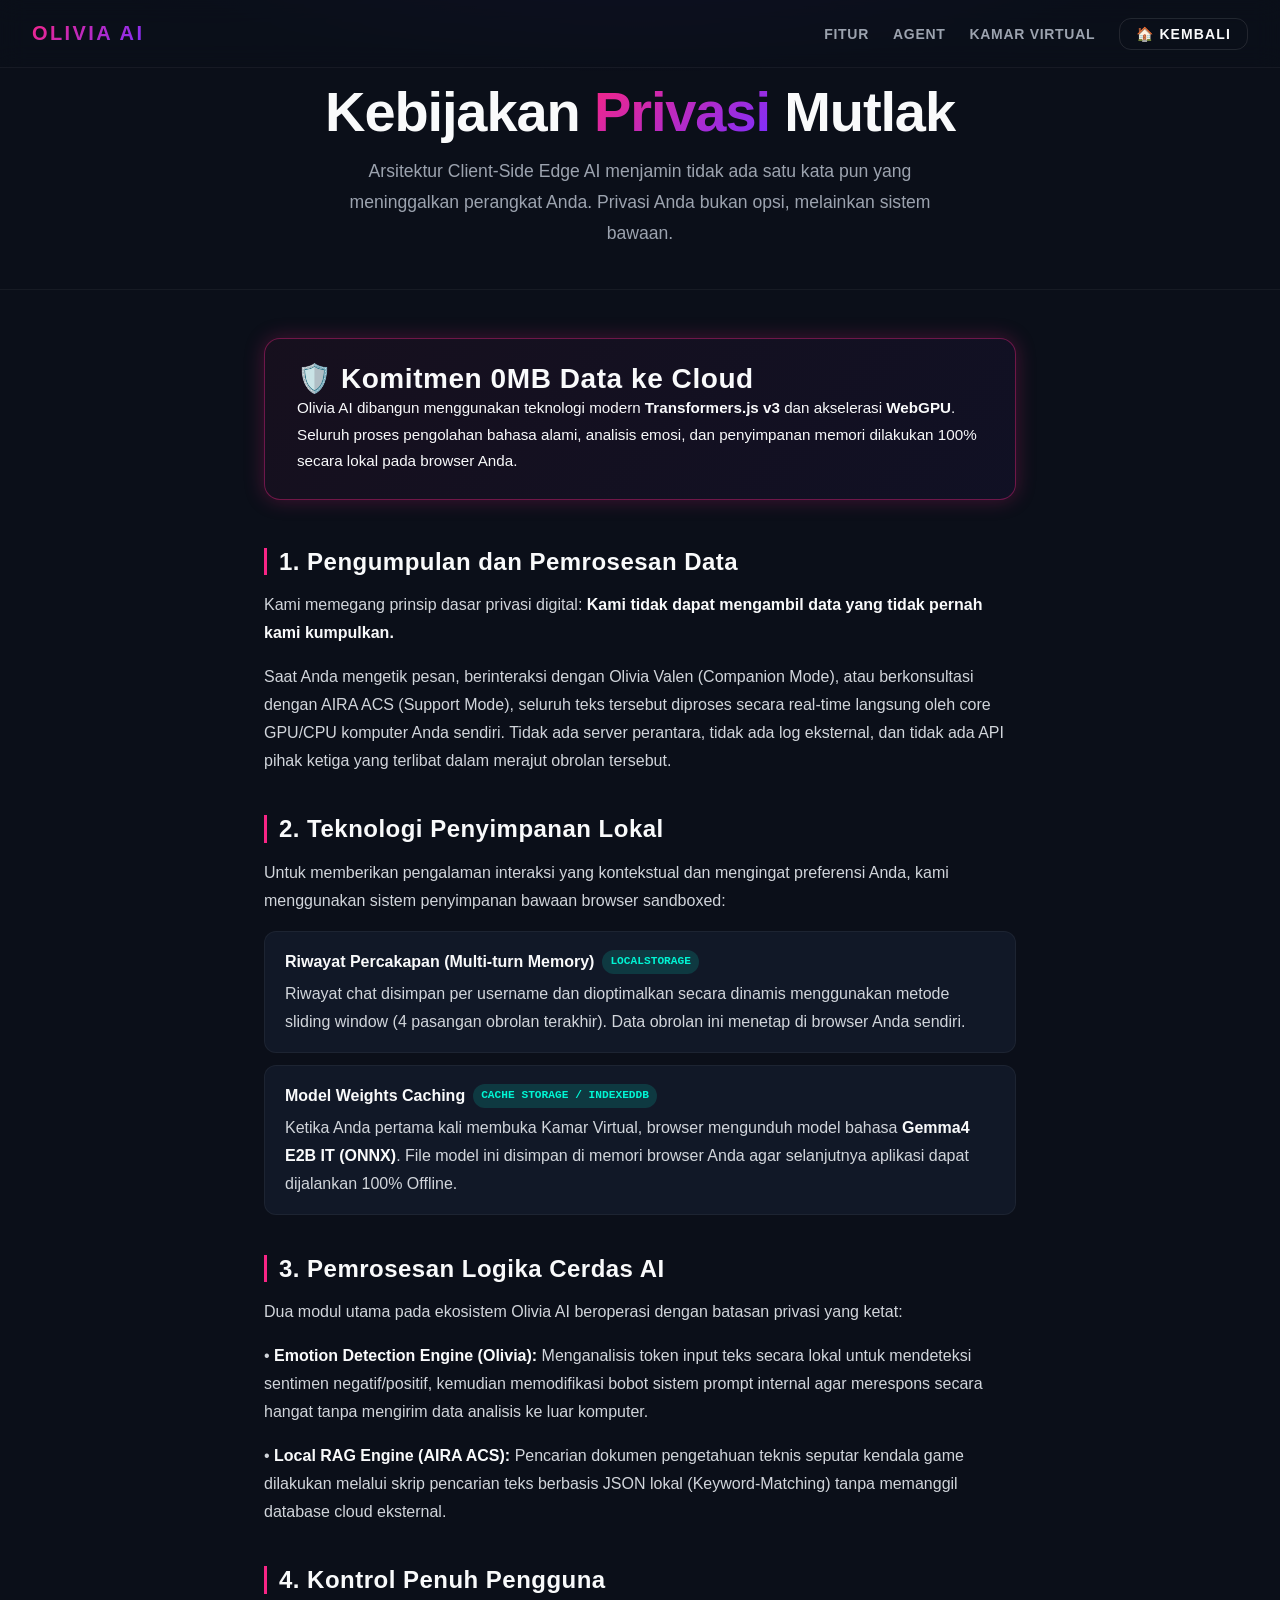
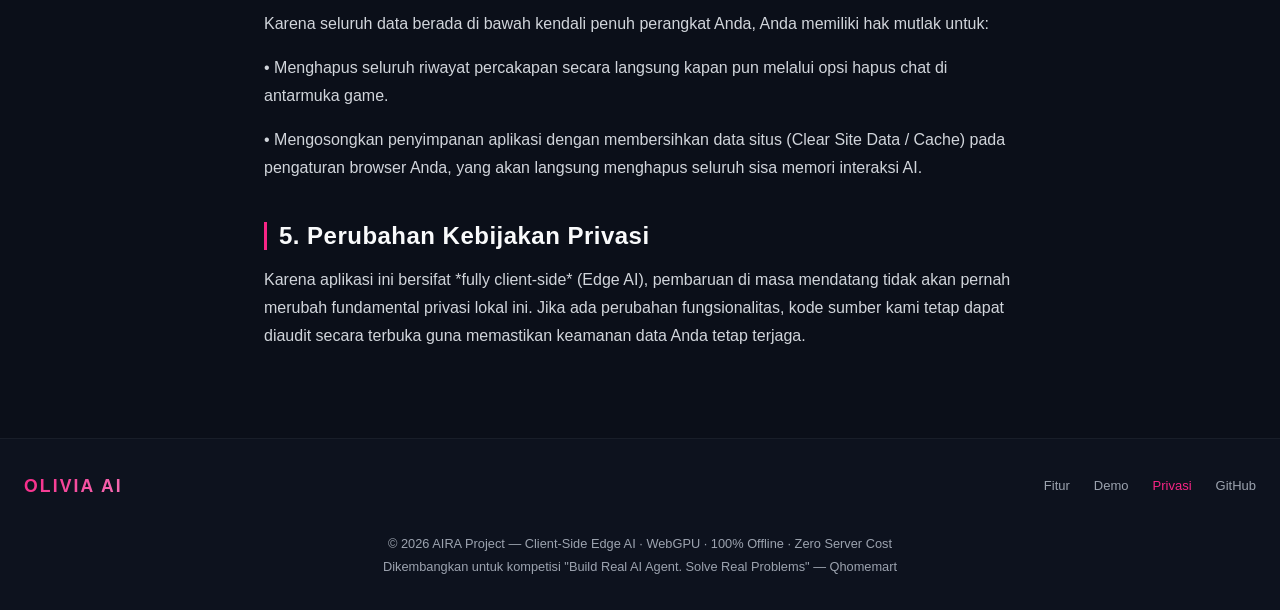
<file: Olivia-AI-WEB/private.html>
<!DOCTYPE html>
<html lang="id">
<head>
  <meta charset="UTF-8">
  <meta name="viewport" content="width=device-width, initial-scale=1.0">
  <title>Kebijakan Privasi — OLIVIA AI</title>
  <meta name="description" content="Kebijakan Privasi Olivia AI: Penjelasan transparan mengenai sistem Edge AI 100% offline dan pemrosesan data lokal.">
  <link rel="stylesheet" href="./css/style.css">
  <style>
    /* ─── DESIGN SYSTEM FALLBACKS & VARIABLES ─── */
    :root {
      --font-display: 'Segoe UI', Roboto, Helvetica, Arial, sans-serif;
      --clr-bg-body: #0b0f19;
      --clr-bg-surface: #111827;
      --clr-bg-raised: #1f2937;
      --clr-text-primary: #f9fafb;
      --clr-text-secondary: #d1d5db;
      --clr-text-muted: #9ca3af;
      --clr-neon-pink: #f72585;
      --clr-neon-violet: #7b2fff;
      --clr-neon-cyan: #00f5d4;
      --clr-neon-green: #10b981;
      --clr-border-subtle: rgba(255, 255, 255, 0.05);
      --clr-border-medium: rgba(255, 255, 255, 0.1);
      --clr-border-pink: rgba(247, 37, 133, 0.4);
      
      --sp-2: 0.5rem;
      --sp-3: 0.75rem;
      --sp-4: 1rem;
      --sp-5: 1.25rem;
      --sp-6: 1.5rem;
      --sp-8: 2rem;
      --sp-10: 2.5rem;
      --sp-12: 3rem;
      --sp-16: 4rem;
      --sp-20: 5rem;
      
      --r-xl: 12px;
      --r-2xl: 16px;
      --r-full: 9999px;
      
      --ease-fast: cubic-bezier(0.4, 0, 0.2, 1);
      --ease-normal: cubic-bezier(0.4, 0, 0.2, 1);
      
      --shadow-md: 0 4px 6px -1px rgba(0, 0, 0, 0.3);
      --shadow-lg: 0 10px 15px -3px rgba(0, 0, 0, 0.5);
      --shadow-pink: 0 0 20px rgba(247, 37, 133, 0.25);
    }

    body {
      background-color: var(--clr-bg-body);
      color: var(--clr-text-secondary);
      font-family: var(--font-display);
      margin: 0;
      padding: 0;
      line-height: 1.75;
    }

    /* ─── NAVBAR REUSE ─── */
    .navbar {
      display: flex;
      justify-content: space-between;
      align-items: center;
      padding: var(--sp-4) var(--sp-8);
      background: rgba(11, 15, 25, 0.8);
      backdrop-filter: blur(12px);
      border-bottom: 1px solid var(--clr-border-subtle);
      position: fixed;
      top: 0; left: 0; right: 0;
      z-index: 100;
    }
    .navbar-brand {
      font-family: var(--font-display);
      font-weight: 900;
      letter-spacing: 0.12em;
      color: var(--clr-text-primary);
      text-decoration: none;
    }
    .navbar-links {
      list-style: none;
      display: flex;
      align-items: center;
      gap: var(--sp-6);
      margin: 0; padding: 0;
    }
    .navbar-link {
      color: var(--clr-text-muted);
      text-decoration: none;
      font-size: 0.875rem;
      transition: color var(--ease-fast);
    }
    .navbar-link:hover {
      color: var(--clr-neon-pink);
    }

    /* ─── PRIVACY HERO HEADER ─── */
    .privacy-header {
      position: relative;
      padding: var(--sp-20) var(--sp-6) var(--sp-10);
      text-align: center;
      overflow: hidden;
      border-bottom: 1px solid var(--clr-border-subtle);
    }
    .privacy-header::before {
      content: '';
      position: absolute; inset: 0;
      background: radial-gradient(ellipse 60% 50% at 50% -10%, rgba(123,47,255,0.18) 0%, transparent 70%);
      pointer-events: none;
    }
    .privacy-title {
      font-family: var(--font-display);
      font-size: clamp(2rem, 5vw, 3.5rem);
      font-weight: 900;
      color: var(--clr-text-primary);
      margin-bottom: var(--sp-3);
      letter-spacing: -0.02em;
    }
    .gradient-text {
      background: linear-gradient(135deg, var(--clr-neon-pink), var(--clr-neon-violet));
      -webkit-background-clip: text;
      -webkit-text-fill-color: transparent;
      background-clip: text;
    }
    .privacy-subtitle {
      color: var(--clr-text-muted);
      font-size: clamp(0.95rem, 2vw, 1.1rem);
      max-width: 600px;
      margin: 0 auto;
    }

    /* ─── CONTENT LAYOUT ─── */
    .privacy-container {
      max-width: 800px;
      margin: 0 auto;
      padding: var(--sp-12) var(--sp-6);
    }

    /* ─── HIGHLIGHT BOX / CARD ─── */
    .core-promise-box {
      background: linear-gradient(135deg, rgba(247,37,133,0.05), rgba(123,47,255,0.05));
      border: 1px solid var(--clr-border-pink);
      border-radius: var(--r-2xl);
      padding: var(--sp-6) var(--sp-8);
      margin-bottom: var(--sp-12);
      box-shadow: var(--shadow-pink);
    }
    .core-promise-box h3 {
      margin-top: 0;
      color: var(--clr-text-primary);
      display: flex;
      align-items: center;
      gap: var(--sp-2);
    }

    /* ─── SECTIONS ─── */
    .policy-section {
      margin-bottom: var(--sp-10);
    }
    .policy-section h2 {
      font-family: var(--font-display);
      font-size: 1.5rem;
      color: var(--clr-text-primary);
      border-left: 3px solid var(--clr-neon-pink);
      padding-left: var(--sp-3);
      margin-bottom: var(--sp-4);
    }
    .policy-section p {
      color: var(--clr-text-secondary);
      margin-bottom: var(--sp-4);
    }

    /* ─── LIST ITEMS OR SUB-CARDS ─── */
    .tech-list {
      list-style: none;
      padding: 0;
      margin: var(--sp-4) 0;
    }
    .tech-list-item {
      background: var(--clr-bg-surface);
      border: 1px solid var(--clr-border-subtle);
      border-radius: var(--r-xl);
      padding: var(--sp-4) var(--sp-5);
      margin-bottom: var(--sp-3);
      transition: border-color var(--ease-fast);
    }
    .tech-list-item:hover {
      border-color: var(--clr-border-medium);
    }
    .tech-list-title {
      font-weight: bold;
      color: var(--clr-text-primary);
      margin-bottom: var(--sp-1);
      display: flex;
      align-items: center;
      gap: var(--sp-2);
    }
    .tech-tag {
      font-size: 0.7rem;
      padding: 2px 8px;
      border-radius: var(--r-full);
      font-family: monospace;
      text-transform: uppercase;
    }
    .tag-storage { background: rgba(0,245,212,0.15); color: var(--clr-neon-cyan); }
    .tag-gpu { background: rgba(123,47,255,0.15); color: #a78bfa; }

    /* ─── FOOTER ─── */
    .footer {
      padding: var(--sp-8) var(--sp-6);
      border-top: 1px solid var(--clr-border-subtle);
      background: rgba(17,24,39,0.4);
    }
    .footer-inner {
      max-width: 1280px;
      margin: 0 auto;
      display: flex;
      justify-content: space-between;
      align-items: center;
      flex-wrap: wrap;
      gap: var(--sp-4);
    }
    .footer-brand {
      font-family: var(--font-display);
      font-weight: 900;
      font-size: 1.1rem;
      letter-spacing: 0.12em;
    }
    .gradient-text-pink {
      background: linear-gradient(135deg, var(--clr-neon-pink), #f472b6);
      -webkit-background-clip: text;
      -webkit-text-fill-color: transparent;
    }
    .footer-links { display: flex; gap: var(--sp-6); }
    .footer-link {
      font-size: 0.8125rem;
      color: var(--clr-text-muted);
      text-decoration: none;
      transition: color var(--ease-fast);
    }
    .footer-link:hover { color: var(--clr-neon-pink); }
    .footer-copy {
      font-size: 0.8rem;
      color: var(--clr-text-muted);
      text-align: center;
      width: 100%;
      margin-top: var(--sp-4);
    }

    /* Buttons */
    .btn {
      display: inline-flex;
      align-items: center;
      gap: var(--sp-2);
      padding: var(--sp-2) var(--sp-4);
      border-radius: var(--r-xl);
      text-decoration: none;
      font-size: 0.875rem;
      font-weight: 600;
      transition: all var(--ease-fast);
    }
    .btn-ghost {
      color: var(--clr-text-primary);
      border: 1px solid var(--clr-border-medium);
    }
    .btn-ghost:hover {
      background: var(--clr-bg-surface);
      border-color: var(--clr-text-muted);
    }

    /* Animations styling matching landing page */
    .fade-in {
      animation: fadeIn 0.8s ease-out both;
    }
    @keyframes fadeIn {
      from { opacity: 0; transform: translateY(10px); }
      to { opacity: 1; transform: translateY(0); }
    }

    @media (max-width: 640px) {
      .navbar { padding: var(--sp-4); }
      .navbar-links { gap: var(--sp-4); }
      .footer-inner { flex-direction: column; text-align: center; }
    }
  </style>
</head>
<body>

  <!-- ── NAVBAR ── -->
  <nav class="navbar">
    <a href="./index.html" class="navbar-brand">OLIVIA AI</a>
    <ul class="navbar-links">
      <li><a href="./index.html#fitur" class="navbar-link">Fitur</a></li>
      <li><a href="./index.html#agent" class="navbar-link">Agent</a></li>
      <li><a href="./game.html" class="navbar-link">Kamar Virtual</a></li>
      <li><a href="./index.html" class="btn btn-ghost">🏠 Kembali</a></li>
    </ul>
  </nav>

  <!-- ── PRIVACY HERO HEADER ── -->
  <header class="privacy-header fade-in">
    <h1 class="privacy-title">Kebijakan <span class="gradient-text">Privasi</span> Mutlak</h1>
    <p class="privacy-subtitle">
      Arsitektur Client-Side Edge AI menjamin tidak ada satu kata pun yang meninggalkan perangkat Anda. Privasi Anda bukan opsi, melainkan sistem bawaan.
    </p>
  </header>

  <!-- ── PRIVACY CONTENT CONTAINER ── -->
  <main class="privacy-container fade-in" style="animation-delay: 0.1s;">
    
    <!-- Core Promise Box -->
    <section class="core-promise-box">
      <h3>🛡️ Komitmen 0MB Data ke Cloud</h3>
      <p style="margin: 0; font-size: 0.95rem; color: var(--clr-text-primary);">
        Olivia AI dibangun menggunakan teknologi modern <strong>Transformers.js v3</strong> dan akselerasi <strong>WebGPU</strong>. Seluruh proses pengolahan bahasa alami, analisis emosi, dan penyimpanan memori dilakukan 100% secara lokal pada browser Anda.
      </p>
    </section>

    <!-- Section 1 -->
    <section class="policy-section">
      <h2>1. Pengumpulan dan Pemrosesan Data</h2>
      <p>
        Kami memegang prinsip dasar privasi digital: <strong>Kami tidak dapat mengambil data yang tidak pernah kami kumpulkan.</strong>
      </p>
      <p>
        Saat Anda mengetik pesan, berinteraksi dengan Olivia Valen (Companion Mode), atau berkonsultasi dengan AIRA ACS (Support Mode), seluruh teks tersebut diproses secara real-time langsung oleh core GPU/CPU komputer Anda sendiri. Tidak ada server perantara, tidak ada log eksternal, dan tidak ada API pihak ketiga yang terlibat dalam merajut obrolan tersebut.
      </p>
    </section>

    <!-- Section 2 -->
    <section class="policy-section">
      <h2>2. Teknologi Penyimpanan Lokal</h2>
      <p>
        Untuk memberikan pengalaman interaksi yang kontekstual dan mengingat preferensi Anda, kami menggunakan sistem penyimpanan bawaan browser sandboxed:
      </p>
      <ul class="tech-list">
        <li class="tech-list-item">
          <div class="tech-list-title">Riwayat Percakapan (Multi-turn Memory) <span class="tech-tag tag-storage">LocalStorage</span></div>
          <div>Riwayat chat disimpan per username dan dioptimalkan secara dinamis menggunakan metode sliding window (4 pasangan obrolan terakhir). Data obrolan ini menetap di browser Anda sendiri.</div>
        </li>
        <li class="tech-list-item">
          <div class="tech-list-title">Model Weights Caching <span class="tech-tag tag-storage">Cache Storage / IndexedDB</span></div>
          <div>Ketika Anda pertama kali membuka Kamar Virtual, browser mengunduh model bahasa <strong>Gemma4 E2B IT (ONNX)</strong>. File model ini disimpan di memori browser Anda agar selanjutnya aplikasi dapat dijalankan 100% Offline.</div>
        </li>
      </ul>
    </section>

    <!-- Section 3 -->
    <section class="policy-section">
      <h2>3. Pemrosesan Logika Cerdas AI</h2>
      <p>
        Dua modul utama pada ekosistem Olivia AI beroperasi dengan batasan privasi yang ketat:
      </p>
      <p>
        • <strong>Emotion Detection Engine (Olivia):</strong> Menganalisis token input teks secara lokal untuk mendeteksi sentimen negatif/positif, kemudian memodifikasi bobot sistem prompt internal agar merespons secara hangat tanpa mengirim data analisis ke luar komputer.
      </p>
      <p>
        • <strong>Local RAG Engine (AIRA ACS):</strong> Pencarian dokumen pengetahuan teknis seputar kendala game dilakukan melalui skrip pencarian teks berbasis JSON lokal (Keyword-Matching) tanpa memanggil database cloud eksternal.
      </p>
    </section>

    <!-- Section 4 -->
    <section class="policy-section">
      <h2>4. Kontrol Penuh Pengguna</h2>
      <p>
        Karena seluruh data berada di bawah kendali penuh perangkat Anda, Anda memiliki hak mutlak untuk:
      </p>
      <p>
        • Menghapus seluruh riwayat percakapan secara langsung kapan pun melalui opsi hapus chat di antarmuka game.
      </p>
      <p>
        • Mengosongkan penyimpanan aplikasi dengan membersihkan data situs (Clear Site Data / Cache) pada pengaturan browser Anda, yang akan langsung menghapus seluruh sisa memori interaksi AI.
      </p>
    </section>

    <!-- Section 5 -->
    <section class="policy-section">
      <h2>5. Perubahan Kebijakan Privasi</h2>
      <p>
        Karena aplikasi ini bersifat *fully client-side* (Edge AI), pembaruan di masa mendatang tidak akan pernah merubah fundamental privasi lokal ini. Jika ada perubahan fungsionalitas, kode sumber kami tetap dapat diaudit secara terbuka guna memastikan keamanan data Anda tetap terjaga.
      </p>
    </section>

  </main>

  <!-- ── FOOTER ── -->
  <footer class="footer">
    <div class="footer-inner">
      <div class="footer-brand gradient-text-pink">OLIVIA AI</div>

      <div class="footer-links">
        <a href="./index.html#fitur" class="footer-link">Fitur</a>
        <a href="./game.html" class="footer-link">Demo</a>
        <a href="#" class="footer-link" style="color: var(--clr-neon-pink);">Privasi</a>
        <a href="https://github.com/Raenith/Olivia-AI-Offline" target="_blank" class="footer-link" target="_blank" rel="noopener">GitHub</a>
      </div>

      <p class="footer-copy">
        &copy; 2026 AIRA Project — Client-Side Edge AI · WebGPU · 100% Offline · Zero Server Cost
        <br>Dikembangkan untuk kompetisi "Build Real AI Agent. Solve Real Problems" — Qhomemart
      </p>
    </div>
  </footer>

  <script>
    // Smooth scroll configuration
    document.querySelectorAll('a[href^="#"]').forEach(link => {
      link.addEventListener('click', e => {
        const target = document.querySelector(link.getAttribute('href'));
        if (target) {
          e.preventDefault();
          target.scrollIntoView({ behavior: 'smooth' });
        }
      });
    });

    // Handle initial block visibility for animation matching landing page setup
    const observer = new IntersectionObserver(
      entries => entries.forEach(entry => {
        if (entry.isIntersecting) {
          entry.target.style.animationPlayState = 'running';
          observer.unobserve(entry.target);
        }
      }),
      { threshold: 0.1 }
    );

    document.querySelectorAll('.fade-in').forEach(el => {
      el.style.animationPlayState = 'running'; // Ensures smooth execution
    });
  </script>
</body>
</html>
</file>
<file: Olivia-AI-WEB/css/style.css>
/* ================================================================
   OLIVIA AI — DESIGN SYSTEM v3.0
   Aesthetic: Cyberpunk / Neo-Gothic Gaming
   Font: Orbitron (display) + Sora (body)
   Theme: Neon Pink · Deep Violet · Dark Slate · Cyber Cyan
   Build: Production-Ready | Lomba Qhomemart 2025
   ================================================================ */

@import url('https://fonts.googleapis.com/css2?family=Orbitron:wght@400;600;700;900&family=Sora:wght@300;400;500;600;700&display=swap');

/* ================================================================
   CSS CUSTOM PROPERTIES — MASTER THEME
   ================================================================ */
:root {
  /* ── Core Background Palette ── */
  --clr-bg-base:       #0b0f19;
  --clr-bg-surface:    #111827;
  --clr-bg-raised:     #1a2235;
  --clr-bg-overlay:    #1f2d44;

  /* ── Neon Accents (Primary Brand Colors) ── */
  --clr-neon-pink:     #f72585;
  --clr-neon-pink-dim: #c01e6a;
  --clr-neon-violet:   #7b2fff;
  --clr-neon-cyan:     #00f5d4;
  --clr-neon-blue:     #2563eb;
  --clr-neon-green:    #06d6a0;
  --clr-deep-violet:   #311042;

  /* ── Semantic Color Roles ── */
  --clr-primary:         var(--clr-neon-pink);
  --clr-primary-hover:   var(--clr-neon-pink-dim);
  --clr-accent:          var(--clr-neon-violet);
  --clr-support:         var(--clr-neon-blue);
  --clr-success:         var(--clr-neon-green);
  --clr-warning:         #f4a261;
  --clr-danger:          #ef233c;

  /* ── Text Hierarchy ── */
  --clr-text-primary:    #f0f4ff;
  --clr-text-secondary:  #94a3b8;
  --clr-text-muted:      #475569;
  --clr-text-pink:       var(--clr-neon-pink);
  --clr-text-violet:     #b388ff;
  --clr-text-cyan:       var(--clr-neon-cyan);

  /* ── Border System ── */
  --clr-border-subtle:   rgba(255,255,255,0.06);
  --clr-border-medium:   rgba(255,255,255,0.12);
  --clr-border-pink:     rgba(247,37,133,0.35);
  --clr-border-violet:   rgba(123,47,255,0.35);
  --clr-border-cyan:     rgba(0,245,212,0.3);
  --clr-border-blue:     rgba(37,99,235,0.4);

  /* ── Typography ── */
  --font-display: 'Orbitron', 'Courier New', monospace;
  --font-body:    'Sora', 'Segoe UI', system-ui, sans-serif;
  --font-mono:    'Courier New', 'Consolas', monospace;

  /* ── Spacing Scale (8px base) ── */
  --sp-1:  0.25rem;
  --sp-2:  0.5rem;
  --sp-3:  0.75rem;
  --sp-4:  1rem;
  --sp-5:  1.25rem;
  --sp-6:  1.5rem;
  --sp-8:  2rem;
  --sp-10: 2.5rem;
  --sp-12: 3rem;
  --sp-16: 4rem;
  --sp-20: 5rem;
  --sp-24: 6rem;

  /* ── Border Radius Scale ── */
  --r-sm:   6px;
  --r-md:   10px;
  --r-lg:   16px;
  --r-xl:   24px;
  --r-2xl:  32px;
  --r-full: 9999px;

  /* ── Shadow Tokens ── */
  --shadow-xs:     0 1px 4px rgba(0,0,0,0.3);
  --shadow-sm:     0 2px 8px rgba(0,0,0,0.4);
  --shadow-md:     0 4px 20px rgba(0,0,0,0.5);
  --shadow-lg:     0 8px 40px rgba(0,0,0,0.6);
  --shadow-xl:     0 16px 64px rgba(0,0,0,0.7);
  --shadow-pink:   0 0 20px rgba(247,37,133,0.45);
  --shadow-violet: 0 0 20px rgba(123,47,255,0.4);
  --shadow-cyan:   0 0 20px rgba(0,245,212,0.35);
  --shadow-blue:   0 0 20px rgba(37,99,235,0.4);

  /* ── Transition Easing ── */
  --ease-fast:    150ms cubic-bezier(0.4, 0, 0.2, 1);
  --ease-normal:  280ms cubic-bezier(0.4, 0, 0.2, 1);
  --ease-slow:    500ms cubic-bezier(0.4, 0, 0.2, 1);
  --ease-bounce:  400ms cubic-bezier(0.34, 1.56, 0.64, 1);
  --ease-elastic: 600ms cubic-bezier(0.68, -0.55, 0.265, 1.55);

  /* ── Glassmorphism Presets ── */
  --glass-bg:       rgba(17,24,39,0.65);
  --glass-border:   rgba(255,255,255,0.08);
  --glass-blur:     blur(16px) saturate(160%);
  --glass-blur-sm:  blur(8px) saturate(140%);
  --glass-blur-lg:  blur(24px) saturate(180%);
}

/* ================================================================
   RESET & DOCUMENT BASE
   ================================================================ */
*, *::before, *::after {
  box-sizing: border-box;
  margin: 0;
  padding: 0;
}

html {
  scroll-behavior: smooth;
  -webkit-text-size-adjust: 100%;
  tab-size: 2;
}

body {
  background-color: var(--clr-bg-base);
  color: var(--clr-text-primary);
  font-family: var(--font-body);
  font-size: 1rem;
  line-height: 1.65;
  min-height: 100vh;
  -webkit-font-smoothing: antialiased;
  -moz-osx-font-smoothing: grayscale;
  overflow-x: hidden;
}

img, video, svg {
  max-width: 100%;
  display: block;
}

button, input, select, textarea {
  font-family: inherit;
  font-size: inherit;
  color: inherit;
}

ul, ol { list-style: none; }

a {
  color: var(--clr-primary);
  text-decoration: none;
  transition: color var(--ease-fast);
}
a:hover { color: var(--clr-neon-violet); }

/* ================================================================
   CUSTOM SCROLLBAR
   ================================================================ */
::-webkit-scrollbar           { width: 5px; height: 5px; }
::-webkit-scrollbar-track     { background: var(--clr-bg-base); }
::-webkit-scrollbar-thumb     { background: var(--clr-bg-overlay); border-radius: var(--r-full); }
::-webkit-scrollbar-thumb:hover{ background: var(--clr-neon-pink); }
* { scrollbar-width: thin; scrollbar-color: var(--clr-bg-overlay) var(--clr-bg-base); }

/* ================================================================
   TYPOGRAPHY
   ================================================================ */
h1, h2, h3, h4, h5, h6 {
  font-family: var(--font-display);
  font-weight: 700;
  line-height: 1.15;
  letter-spacing: 0.02em;
  color: var(--clr-text-primary);
}

h1 { font-size: clamp(2rem, 6vw, 4rem); }
h2 { font-size: clamp(1.5rem, 4vw, 2.5rem); }
h3 { font-size: clamp(1.2rem, 3vw, 1.75rem); }
h4 { font-size: 1.125rem; }
h5 { font-size: 1rem; }
h6 { font-size: 0.875rem; }

p { color: var(--clr-text-secondary); margin-bottom: var(--sp-4); }
p:last-child { margin-bottom: 0; }

strong { font-weight: 700; color: var(--clr-text-primary); }
em     { font-style: italic; }
code   { font-family: var(--font-mono); font-size: 0.875em; background: var(--clr-bg-raised); padding: 0.1em 0.4em; border-radius: var(--r-sm); }

/* Text Size Utilities */
.text-2xs  { font-size: 0.65rem; }
.text-xs   { font-size: 0.75rem; }
.text-sm   { font-size: 0.875rem; }
.text-base { font-size: 1rem; }
.text-lg   { font-size: 1.125rem; }
.text-xl   { font-size: 1.25rem; }
.text-2xl  { font-size: 1.5rem; }
.text-3xl  { font-size: 1.875rem; }
.text-4xl  { font-size: 2.25rem; }
.text-5xl  { font-size: 3rem; }

/* Font Weight Utilities */
.font-thin     { font-weight: 300; }
.font-normal   { font-weight: 400; }
.font-medium   { font-weight: 500; }
.font-semibold { font-weight: 600; }
.font-bold     { font-weight: 700; }
.font-black    { font-weight: 900; }

/* Font Family Utilities */
.font-display { font-family: var(--font-display); }
.font-body    { font-family: var(--font-body); }
.font-mono    { font-family: var(--font-mono); }

/* Color Text Utilities */
.text-primary   { color: var(--clr-text-primary)   !important; }
.text-secondary { color: var(--clr-text-secondary)  !important; }
.text-muted     { color: var(--clr-text-muted)      !important; }
.text-pink      { color: var(--clr-neon-pink)       !important; }
.text-violet    { color: var(--clr-text-violet)     !important; }
.text-cyan      { color: var(--clr-neon-cyan)       !important; }
.text-green     { color: var(--clr-neon-green)      !important; }
.text-blue      { color: var(--clr-neon-blue)       !important; }
.text-warning   { color: var(--clr-warning)         !important; }
.text-danger    { color: var(--clr-danger)          !important; }

/* Text Align */
.text-center  { text-align: center; }
.text-left    { text-align: left; }
.text-right   { text-align: right; }
.text-justify { text-align: justify; }

/* Text Transform */
.uppercase { text-transform: uppercase; }
.lowercase { text-transform: lowercase; }
.capitalize{ text-transform: capitalize; }

/* Letter Spacing */
.tracking-tight   { letter-spacing: -0.025em; }
.tracking-normal  { letter-spacing: 0; }
.tracking-wide    { letter-spacing: 0.05em; }
.tracking-wider   { letter-spacing: 0.1em; }
.tracking-widest  { letter-spacing: 0.2em; }

/* Line Height */
.leading-none   { line-height: 1; }
.leading-tight  { line-height: 1.25; }
.leading-snug   { line-height: 1.375; }
.leading-normal { line-height: 1.65; }
.leading-relaxed{ line-height: 1.8; }

/* Overflow */
.truncate     { overflow: hidden; text-overflow: ellipsis; white-space: nowrap; }
.break-word   { word-break: break-word; overflow-wrap: break-word; }
.whitespace-no-wrap { white-space: nowrap; }

/* Gradient Text */
.gradient-text {
  background: linear-gradient(135deg, var(--clr-neon-pink) 0%, var(--clr-neon-violet) 50%, var(--clr-neon-cyan) 100%);
  -webkit-background-clip: text;
  -webkit-text-fill-color: transparent;
  background-clip: text;
}

.gradient-text-pink {
  background: linear-gradient(135deg, #f72585 0%, #ff9fc8 100%);
  -webkit-background-clip: text;
  -webkit-text-fill-color: transparent;
  background-clip: text;
}

.gradient-text-violet {
  background: linear-gradient(135deg, #7b2fff 0%, #b388ff 100%);
  -webkit-background-clip: text;
  -webkit-text-fill-color: transparent;
  background-clip: text;
}

.gradient-text-cyan {
  background: linear-gradient(135deg, #00f5d4 0%, #4cc9f0 100%);
  -webkit-background-clip: text;
  -webkit-text-fill-color: transparent;
  background-clip: text;
}

/* ================================================================
   LAYOUT UTILITIES
   ================================================================ */

/* Containers */
.container    { width: 100%; max-width: 1280px; margin: 0 auto; padding: 0 var(--sp-6); }
.container-xs { max-width: 480px;  margin: 0 auto; padding: 0 var(--sp-6); }
.container-sm { max-width: 720px;  margin: 0 auto; padding: 0 var(--sp-6); }
.container-md { max-width: 960px;  margin: 0 auto; padding: 0 var(--sp-6); }
.container-lg { max-width: 1280px; margin: 0 auto; padding: 0 var(--sp-6); }

/* Sections */
.section    { padding: var(--sp-16) var(--sp-6); }
.section-sm { padding: var(--sp-10) var(--sp-6); }
.section-lg { padding: var(--sp-24) var(--sp-6); }

/* Display */
.block        { display: block; }
.inline       { display: inline; }
.inline-block { display: inline-block; }
.inline-flex  { display: inline-flex; }
.grid-display { display: grid; }
.hidden       { display: none !important; }
.visible      { display: block !important; }
.invisible    { visibility: hidden; }

/* Flexbox */
.flex         { display: flex; }
.flex-col     { display: flex; flex-direction: column; }
.flex-row     { display: flex; flex-direction: row; }
.flex-center  { display: flex; align-items: center; justify-content: center; }
.flex-between { display: flex; align-items: center; justify-content: space-between; }
.flex-start   { display: flex; align-items: flex-start; }
.flex-end     { display: flex; align-items: flex-end; justify-content: flex-end; }
.flex-wrap    { flex-wrap: wrap; }
.flex-nowrap  { flex-wrap: nowrap; }
.flex-1       { flex: 1; }
.flex-shrink-0{ flex-shrink: 0; }
.flex-grow-0  { flex-grow: 0; }

.items-start   { align-items: flex-start; }
.items-center  { align-items: center; }
.items-end     { align-items: flex-end; }
.items-stretch { align-items: stretch; }

.justify-start   { justify-content: flex-start; }
.justify-center  { justify-content: center; }
.justify-end     { justify-content: flex-end; }
.justify-between { justify-content: space-between; }
.justify-around  { justify-content: space-around; }
.justify-evenly  { justify-content: space-evenly; }

/* Grid */
.grid   { display: grid; }
.grid-2 { display: grid; grid-template-columns: repeat(auto-fit, minmax(280px, 1fr)); gap: var(--sp-6); }
.grid-3 { display: grid; grid-template-columns: repeat(auto-fit, minmax(240px, 1fr)); gap: var(--sp-6); }
.grid-4 { display: grid; grid-template-columns: repeat(auto-fit, minmax(200px, 1fr)); gap: var(--sp-6); }

/* Gap */
.gap-1  { gap: var(--sp-1); }
.gap-2  { gap: var(--sp-2); }
.gap-3  { gap: var(--sp-3); }
.gap-4  { gap: var(--sp-4); }
.gap-5  { gap: var(--sp-5); }
.gap-6  { gap: var(--sp-6); }
.gap-8  { gap: var(--sp-8); }
.gap-10 { gap: var(--sp-10); }
.gap-12 { gap: var(--sp-12); }

/* Margin */
.m-auto   { margin: auto; }
.mx-auto  { margin-left: auto; margin-right: auto; }
.ml-auto  { margin-left: auto; }
.mr-auto  { margin-right: auto; }
.mt-auto  { margin-top: auto; }
.mb-auto  { margin-bottom: auto; }
.mt-2     { margin-top: var(--sp-2); }
.mt-3     { margin-top: var(--sp-3); }
.mt-4     { margin-top: var(--sp-4); }
.mt-6     { margin-top: var(--sp-6); }
.mt-8     { margin-top: var(--sp-8); }
.mt-10    { margin-top: var(--sp-10); }
.mt-12    { margin-top: var(--sp-12); }
.mb-2     { margin-bottom: var(--sp-2); }
.mb-3     { margin-bottom: var(--sp-3); }
.mb-4     { margin-bottom: var(--sp-4); }
.mb-6     { margin-bottom: var(--sp-6); }
.mb-8     { margin-bottom: var(--sp-8); }
.mb-10    { margin-bottom: var(--sp-10); }
.mb-12    { margin-bottom: var(--sp-12); }
.ml-2     { margin-left: var(--sp-2); }
.ml-4     { margin-left: var(--sp-4); }
.mr-2     { margin-right: var(--sp-2); }
.mr-4     { margin-right: var(--sp-4); }

/* Padding */
.p-2    { padding: var(--sp-2); }
.p-3    { padding: var(--sp-3); }
.p-4    { padding: var(--sp-4); }
.p-5    { padding: var(--sp-5); }
.p-6    { padding: var(--sp-6); }
.p-8    { padding: var(--sp-8); }
.p-10   { padding: var(--sp-10); }
.px-2   { padding-left: var(--sp-2); padding-right: var(--sp-2); }
.px-3   { padding-left: var(--sp-3); padding-right: var(--sp-3); }
.px-4   { padding-left: var(--sp-4); padding-right: var(--sp-4); }
.px-6   { padding-left: var(--sp-6); padding-right: var(--sp-6); }
.px-8   { padding-left: var(--sp-8); padding-right: var(--sp-8); }
.py-2   { padding-top: var(--sp-2); padding-bottom: var(--sp-2); }
.py-3   { padding-top: var(--sp-3); padding-bottom: var(--sp-3); }
.py-4   { padding-top: var(--sp-4); padding-bottom: var(--sp-4); }
.py-6   { padding-top: var(--sp-6); padding-bottom: var(--sp-6); }
.py-8   { padding-top: var(--sp-8); padding-bottom: var(--sp-8); }
.pt-4   { padding-top: var(--sp-4); }
.pb-4   { padding-bottom: var(--sp-4); }
.pl-4   { padding-left: var(--sp-4); }
.pr-4   { padding-right: var(--sp-4); }

/* Sizing */
.w-full       { width: 100%; }
.w-auto       { width: auto; }
.h-full       { height: 100%; }
.h-auto       { height: auto; }
.h-screen     { height: 100vh; }
.min-h-screen { min-height: 100vh; }
.max-w-full   { max-width: 100%; }

/* Position */
.relative { position: relative; }
.absolute { position: absolute; }
.fixed    { position: fixed; }
.sticky   { position: sticky; }
.top-0    { top: 0; }
.left-0   { left: 0; }
.right-0  { right: 0; }
.bottom-0 { bottom: 0; }
.inset-0  { inset: 0; }

/* Z-index */
.z-0   { z-index: 0; }
.z-10  { z-index: 10; }
.z-20  { z-index: 20; }
.z-30  { z-index: 30; }
.z-50  { z-index: 50; }
.z-100 { z-index: 100; }

/* Overflow */
.overflow-hidden  { overflow: hidden; }
.overflow-auto    { overflow: auto; }
.overflow-x-auto  { overflow-x: auto; }
.overflow-y-auto  { overflow-y: auto; }
.overflow-scroll  { overflow: scroll; }

/* Pointer */
.cursor-pointer { cursor: pointer; }
.cursor-not-allowed { cursor: not-allowed; }
.select-none { user-select: none; }
.pointer-none { pointer-events: none; }

/* Borders */
.rounded      { border-radius: var(--r-md); }
.rounded-lg   { border-radius: var(--r-lg); }
.rounded-xl   { border-radius: var(--r-xl); }
.rounded-2xl  { border-radius: var(--r-2xl); }
.rounded-full { border-radius: var(--r-full); }

/* Divider */
.divider {
  border: none;
  border-top: 1px solid var(--clr-border-subtle);
  margin: var(--sp-8) 0;
}

/* Screen reader only */
.sr-only {
  position: absolute;
  width: 1px; height: 1px;
  overflow: hidden;
  clip: rect(0,0,0,0);
  white-space: nowrap;
  border-width: 0;
}

/* ================================================================
   GLASSMORPHISM EFFECTS
   ================================================================ */
.glass {
  background: var(--glass-bg);
  backdrop-filter: var(--glass-blur);
  -webkit-backdrop-filter: var(--glass-blur);
  border: 1px solid var(--glass-border);
}

.glass-sm {
  background: rgba(17,24,39,0.55);
  backdrop-filter: var(--glass-blur-sm);
  -webkit-backdrop-filter: var(--glass-blur-sm);
  border: 1px solid var(--clr-border-subtle);
}

.glass-surface {
  background: rgba(26,34,53,0.7);
  backdrop-filter: blur(12px) saturate(140%);
  -webkit-backdrop-filter: blur(12px) saturate(140%);
  border: 1px solid var(--clr-border-subtle);
}

.glass-raised {
  background: rgba(31,45,68,0.75);
  backdrop-filter: blur(20px) saturate(180%);
  -webkit-backdrop-filter: blur(20px) saturate(180%);
  border: 1px solid var(--clr-border-medium);
}

.glass-heavy {
  background: rgba(11,15,25,0.88);
  backdrop-filter: blur(28px) saturate(200%);
  -webkit-backdrop-filter: blur(28px) saturate(200%);
  border: 1px solid var(--clr-border-medium);
}

/* ================================================================
   GLOW EFFECTS
   ================================================================ */
.glow-pink   { box-shadow: var(--shadow-pink); }
.glow-violet { box-shadow: var(--shadow-violet); }
.glow-cyan   { box-shadow: var(--shadow-cyan); }
.glow-blue   { box-shadow: var(--shadow-blue); }

.glow-pink:hover   { box-shadow: 0 0 36px rgba(247,37,133,0.7); }
.glow-violet:hover { box-shadow: 0 0 36px rgba(123,47,255,0.65); }
.glow-cyan:hover   { box-shadow: 0 0 36px rgba(0,245,212,0.6); }
.glow-blue:hover   { box-shadow: 0 0 36px rgba(37,99,235,0.65); }

/* Text Glow */
.text-glow-pink   { text-shadow: 0 0 16px rgba(247,37,133,0.9); }
.text-glow-violet { text-shadow: 0 0 16px rgba(123,47,255,0.9); }
.text-glow-cyan   { text-shadow: 0 0 16px rgba(0,245,212,0.9); }

/* ================================================================
   NEON BORDERS
   ================================================================ */
.border-pink   { border: 1px solid var(--clr-border-pink); }
.border-violet { border: 1px solid var(--clr-border-violet); }
.border-cyan   { border: 1px solid var(--clr-border-cyan); }
.border-blue   { border: 1px solid var(--clr-border-blue); }
.border-subtle { border: 1px solid var(--clr-border-subtle); }
.border-medium { border: 1px solid var(--clr-border-medium); }

/* ================================================================
   BACKGROUND UTILITIES
   ================================================================ */
.bg-base      { background-color: var(--clr-bg-base); }
.bg-surface   { background-color: var(--clr-bg-surface); }
.bg-raised    { background-color: var(--clr-bg-raised); }
.bg-overlay   { background-color: var(--clr-bg-overlay); }

.bg-gradient-hero {
  background:
    radial-gradient(ellipse 90% 70% at 50% -5%, rgba(123,47,255,0.3) 0%, transparent 60%),
    radial-gradient(ellipse 50% 50% at 90% 90%, rgba(247,37,133,0.2) 0%, transparent 50%),
    var(--clr-bg-base);
}

.bg-gradient-section {
  background: linear-gradient(180deg, var(--clr-bg-base) 0%, var(--clr-bg-surface) 50%, var(--clr-bg-base) 100%);
}

/* ================================================================
   SCANLINE OVERLAY (Decorative CRT Effect)
   ================================================================ */
.scanline-overlay::after {
  content: '';
  position: absolute;
  inset: 0;
  background: repeating-linear-gradient(
    to bottom,
    transparent 0px,
    transparent 3px,
    rgba(0, 0, 0, 0.06) 3px,
    rgba(0, 0, 0, 0.06) 4px
  );
  pointer-events: none;
  z-index: 1;
}

/* ================================================================
   NAVBAR
   ================================================================ */
.navbar {
  position: sticky;
  top: 0;
  z-index: 100;
  display: flex;
  align-items: center;
  justify-content: space-between;
  padding: var(--sp-4) var(--sp-8);
  background: rgba(11,15,25,0.88);
  backdrop-filter: blur(20px) saturate(160%);
  -webkit-backdrop-filter: blur(20px) saturate(160%);
  border-bottom: 1px solid var(--clr-border-subtle);
}

.navbar-brand {
  font-family: var(--font-display);
  font-size: 1.25rem;
  font-weight: 900;
  letter-spacing: 0.12em;
  background: linear-gradient(135deg, var(--clr-neon-pink), var(--clr-neon-violet));
  -webkit-background-clip: text;
  -webkit-text-fill-color: transparent;
  background-clip: text;
}

.navbar-links {
  display: flex;
  align-items: center;
  gap: var(--sp-6);
  list-style: none;
}

.navbar-link {
  font-size: 0.8125rem;
  font-weight: 600;
  color: var(--clr-text-secondary);
  letter-spacing: 0.05em;
  text-transform: uppercase;
  transition: color var(--ease-fast);
}
.navbar-link:hover { color: var(--clr-neon-pink); }

/* ================================================================
   BUTTONS
   ================================================================ */
.btn {
  display: inline-flex;
  align-items: center;
  justify-content: center;
  gap: var(--sp-2);
  padding: var(--sp-3) var(--sp-6);
  border: none;
  border-radius: var(--r-lg);
  font-family: var(--font-display);
  font-size: 0.8rem;
  font-weight: 700;
  letter-spacing: 0.08em;
  text-transform: uppercase;
  cursor: pointer;
  transition: all var(--ease-normal);
  user-select: none;
  position: relative;
  overflow: hidden;
  white-space: nowrap;
  line-height: 1;
}

.btn::before {
  content: '';
  position: absolute;
  inset: 0;
  background: linear-gradient(135deg, rgba(255,255,255,0.1), transparent);
  opacity: 0;
  transition: opacity var(--ease-fast);
}
.btn:hover::before { opacity: 1; }
.btn:active        { transform: scale(0.97); }
.btn:disabled      { opacity: 0.45; cursor: not-allowed; pointer-events: none; }

/* Primary */
.btn-primary {
  background: linear-gradient(135deg, var(--clr-neon-pink), var(--clr-neon-violet));
  color: #fff;
  box-shadow: var(--shadow-pink);
}
.btn-primary:hover {
  box-shadow: 0 0 32px rgba(247,37,133,0.65), var(--shadow-md);
  transform: translateY(-2px);
  color: #fff;
}

/* Support (Blue / AIRA) */
.btn-support {
  background: linear-gradient(135deg, var(--clr-neon-blue), var(--clr-neon-cyan));
  color: #fff;
  box-shadow: var(--shadow-blue);
}
.btn-support:hover {
  box-shadow: 0 0 32px rgba(37,99,235,0.65), var(--shadow-md);
  transform: translateY(-2px);
  color: #fff;
}

/* Secondary */
.btn-secondary {
  background: var(--clr-bg-raised);
  color: var(--clr-text-primary);
  border: 1px solid var(--clr-border-medium);
}
.btn-secondary:hover {
  border-color: var(--clr-neon-pink);
  color: var(--clr-neon-pink);
  transform: translateY(-2px);
}

/* Ghost */
.btn-ghost {
  background: transparent;
  color: var(--clr-text-primary);
  border: 1px solid var(--clr-border-medium);
}
.btn-ghost:hover {
  background: rgba(247,37,133,0.1);
  border-color: var(--clr-neon-pink);
  color: var(--clr-neon-pink);
}

/* Danger */
.btn-danger {
  background: rgba(239,35,60,0.15);
  color: #ff6b84;
  border: 1px solid rgba(239,35,60,0.35);
}
.btn-danger:hover {
  background: #ef233c;
  color: #fff;
  box-shadow: 0 0 20px rgba(239,35,60,0.5);
}

/* Sizes */
.btn-2xs { padding: var(--sp-1) var(--sp-2); font-size: 0.6rem; border-radius: var(--r-sm); }
.btn-xs  { padding: var(--sp-1) var(--sp-3); font-size: 0.7rem; border-radius: var(--r-sm); }
.btn-sm  { padding: var(--sp-2) var(--sp-4); font-size: 0.75rem; border-radius: var(--r-md); }
.btn-md  { padding: var(--sp-3) var(--sp-6); }
.btn-lg  { padding: var(--sp-4) var(--sp-8); font-size: 0.875rem; border-radius: var(--r-xl); }
.btn-xl  { padding: var(--sp-5) var(--sp-10); font-size: 1rem; border-radius: var(--r-xl); }

/* ================================================================
   FORM INPUTS
   ================================================================ */
.input {
  width: 100%;
  padding: var(--sp-3) var(--sp-4);
  background: var(--clr-bg-surface);
  color: var(--clr-text-primary);
  border: 1px solid var(--clr-border-medium);
  border-radius: var(--r-md);
  font-family: var(--font-body);
  font-size: 0.9375rem;
  transition: all var(--ease-fast);
  outline: none;
}
.input:focus {
  border-color: var(--clr-neon-pink);
  box-shadow: 0 0 0 3px rgba(247,37,133,0.18);
  background: var(--clr-bg-raised);
}
.input::placeholder { color: var(--clr-text-muted); }
.input:disabled     { opacity: 0.5; cursor: not-allowed; }

.input-lg {
  padding: var(--sp-4) var(--sp-5);
  font-size: 1.0625rem;
  border-radius: var(--r-lg);
  text-align: center;
}

.input-sm {
  padding: var(--sp-2) var(--sp-3);
  font-size: 0.875rem;
  border-radius: var(--r-sm);
}

/* ================================================================
   CARDS
   ================================================================ */
.card {
  background: var(--clr-bg-surface);
  border: 1px solid var(--clr-border-subtle);
  border-radius: var(--r-xl);
  padding: var(--sp-6);
  transition: all var(--ease-normal);
}
.card:hover {
  border-color: var(--clr-border-pink);
  box-shadow: var(--shadow-pink), var(--shadow-md);
  transform: translateY(-4px);
}

.card-glass {
  background: var(--glass-bg);
  backdrop-filter: var(--glass-blur);
  -webkit-backdrop-filter: var(--glass-blur);
  border: 1px solid var(--glass-border);
  border-radius: var(--r-xl);
  padding: var(--sp-6);
  transition: all var(--ease-normal);
}
.card-glass:hover {
  border-color: var(--clr-border-pink);
  box-shadow: var(--shadow-pink);
}

/* ================================================================
   BADGES & CHIPS
   ================================================================ */
.badge {
  display: inline-flex;
  align-items: center;
  gap: var(--sp-1);
  padding: var(--sp-1) var(--sp-3);
  border-radius: var(--r-full);
  font-size: 0.7rem;
  font-weight: 700;
  font-family: var(--font-display);
  letter-spacing: 0.08em;
  text-transform: uppercase;
  white-space: nowrap;
}

.badge-pink   { background: rgba(247,37,133,0.18); color: var(--clr-neon-pink);    border: 1px solid rgba(247,37,133,0.3); }
.badge-violet { background: rgba(123,47,255,0.18); color: var(--clr-text-violet);  border: 1px solid rgba(123,47,255,0.3); }
.badge-cyan   { background: rgba(0,245,212,0.18);  color: var(--clr-neon-cyan);    border: 1px solid rgba(0,245,212,0.3); }
.badge-green  { background: rgba(6,214,160,0.18);  color: var(--clr-neon-green);   border: 1px solid rgba(6,214,160,0.3); }
.badge-blue   { background: rgba(37,99,235,0.18);  color: #93c5fd;                 border: 1px solid rgba(37,99,235,0.3); }
.badge-orange { background: rgba(244,162,97,0.18); color: var(--clr-warning);      border: 1px solid rgba(244,162,97,0.3); }
.badge-danger { background: rgba(239,35,60,0.15);  color: #ff6b84;                 border: 1px solid rgba(239,35,60,0.3); }

/* ================================================================
   STATUS INDICATORS
   ================================================================ */
.status-dot {
  display: inline-block;
  width: 8px;
  height: 8px;
  border-radius: 50%;
  flex-shrink: 0;
  transition: all var(--ease-fast);
}

.status-dot.active  { background: var(--clr-neon-green);   box-shadow: 0 0 6px var(--clr-neon-green);   animation: pulse-dot 2s infinite; }
.status-dot.pending { background: var(--clr-warning);       box-shadow: 0 0 6px var(--clr-warning);       animation: pulse-dot 0.8s infinite; }
.status-dot.error   { background: var(--clr-danger);        box-shadow: 0 0 6px var(--clr-danger);        animation: pulse-dot 0.5s infinite; }
.status-dot.offline { background: var(--clr-text-muted);    }

/* ================================================================
   LOADING SKELETON
   ================================================================ */
.skeleton {
  background: linear-gradient(90deg,
    var(--clr-bg-surface) 25%,
    var(--clr-bg-raised)  50%,
    var(--clr-bg-surface) 75%
  );
  background-size: 600px 100%;
  animation: shimmer 1.5s infinite linear;
  border-radius: var(--r-md);
}

/* ================================================================
   THINKING / LOADING DOTS
   ================================================================ */
.loading-dots {
  display: inline-flex;
  gap: 5px;
  align-items: center;
  padding: var(--sp-1) 0;
}

.loading-dots span {
  width: 7px;
  height: 7px;
  border-radius: 50%;
  background: var(--clr-neon-pink);
  animation: pulse-dot 1.2s ease-in-out infinite;
}
.loading-dots span:nth-child(2) { animation-delay: 0.2s; }
.loading-dots span:nth-child(3) { animation-delay: 0.4s; }

/* For AIRA dots */
.loading-dots.dots-aira span { background: var(--clr-neon-cyan); }

/* Thinking bubble */
.thinking-bubble {
  display: inline-flex;
  align-items: center;
  gap: var(--sp-2);
  padding: var(--sp-2) var(--sp-4);
  background: rgba(123,47,255,0.12);
  border: 1px solid rgba(123,47,255,0.3);
  border-radius: var(--r-lg);
  color: var(--clr-text-violet);
  font-size: 0.8125rem;
  font-style: italic;
}

/* ================================================================
   CHAT BUBBLE STYLES
   ================================================================ */

/* User message (right-aligned, blue tint) */
.chat-bubble-user {
  background: linear-gradient(135deg, rgba(67,97,238,0.22), rgba(37,99,235,0.14));
  border: 1px solid rgba(67,97,238,0.35);
  border-radius: var(--r-lg) var(--r-lg) var(--r-sm) var(--r-lg);
  padding: var(--sp-3) var(--sp-4);
  color: #93c5fd;
  width: fit-content;
  overflow-wrap: break-word;
  word-break: normal;
  max-width: 100%;
  margin-left: auto;
  line-height: 1.6;
  font-size: 0.9375rem;
}

/* Olivia AI response (pink/violet tint) */
.chat-bubble-olivia {
  background: linear-gradient(135deg, rgba(247,37,133,0.18), rgba(123,47,255,0.1));
  border: 1px solid rgba(247,37,133,0.3);
  border-radius: var(--r-lg) var(--r-lg) var(--r-lg) var(--r-sm);
  padding: var(--sp-3) var(--sp-4);
  color: #fda4cf;
  width: fit-content;
  overflow-wrap: break-word;
  word-break: normal;
  max-width: 100%;
  line-height: 1.6;
  font-size: 0.9375rem;
}

/* Olivia emotional state — comforting mode (warmer) */
.chat-bubble-olivia.emotion-sad {
  background: linear-gradient(135deg, rgba(247,37,133,0.25), rgba(123,47,255,0.18));
  border-color: rgba(247,37,133,0.5);
  box-shadow: 0 0 12px rgba(247,37,133,0.2);
}

/* AIRA CS response (cyan/green tint) */
.chat-bubble-aira {
  background: linear-gradient(135deg, rgba(6,214,160,0.15), rgba(0,245,212,0.08));
  border: 1px solid rgba(6,214,160,0.3);
  border-radius: var(--r-lg) var(--r-lg) var(--r-lg) var(--r-sm);
  padding: var(--sp-3) var(--sp-4);
  color: #6ee7b7;
  width: fit-content;
  overflow-wrap: break-word;
  word-break: normal;
  max-width: 100%;
  line-height: 1.6;
  font-size: 0.9375rem;
}

/* Numbered list inside AIRA bubbles */
.chat-bubble-aira ol,
.chat-bubble-aira ul {
  padding-left: var(--sp-5);
  margin-top: var(--sp-2);
  list-style: decimal;
  color: #6ee7b7;
}

.chat-bubble-aira li {
  margin-bottom: var(--sp-2);
  line-height: 1.5;
}

/* ================================================================
   MESSAGE TIME STAMP
   ================================================================ */
.msg-time {
  font-size: 0.65rem;
  color: var(--clr-text-muted);
  font-family: var(--font-mono);
  letter-spacing: 0.03em;
  flex-shrink: 0;
  opacity: 0.7;
  transition: opacity var(--ease-fast);
}
.msg-row:hover .msg-time { opacity: 1; }

/* ================================================================
   FEATURE ICON WRAPPER (Landing Page)
   ================================================================ */
.feature-icon-wrap {
  width: 56px;
  height: 56px;
  border-radius: var(--r-lg);
  display: flex;
  align-items: center;
  justify-content: center;
  font-size: 1.6rem;
  margin-bottom: var(--sp-4);
  background: rgba(247,37,133,0.12);
  border: 1px solid rgba(247,37,133,0.25);
  flex-shrink: 0;
}

/* ================================================================
   ANIMATIONS
   ================================================================ */
@keyframes fadeIn {
  from { opacity: 0; transform: translateY(12px); }
  to   { opacity: 1; transform: translateY(0); }
}

@keyframes fadeInLeft {
  from { opacity: 0; transform: translateX(-28px); }
  to   { opacity: 1; transform: translateX(0); }
}

@keyframes fadeInRight {
  from { opacity: 0; transform: translateX(28px); }
  to   { opacity: 1; transform: translateX(0); }
}

@keyframes slideUp {
  from { opacity: 0; transform: translateY(36px); }
  to   { opacity: 1; transform: translateY(0); }
}

@keyframes scaleIn {
  from { opacity: 0; transform: scale(0.90); }
  to   { opacity: 1; transform: scale(1); }
}

@keyframes scaleInBounce {
  from { opacity: 0; transform: scale(0.85); }
  to   { opacity: 1; transform: scale(1); }
}

@keyframes pulse-dot {
  0%, 100% { opacity: 1; }
  50%       { opacity: 0.3; }
}

@keyframes neon-pulse {
  0%, 100% { box-shadow: 0 0 12px rgba(247,37,133,0.4); }
  50%       { box-shadow: 0 0 32px rgba(247,37,133,0.85); }
}

@keyframes neon-pulse-violet {
  0%, 100% { box-shadow: 0 0 12px rgba(123,47,255,0.4); }
  50%       { box-shadow: 0 0 32px rgba(123,47,255,0.85); }
}

@keyframes float {
  0%, 100% { transform: translateY(0px); }
  50%       { transform: translateY(-10px); }
}

@keyframes float-slow {
  0%, 100% { transform: translateY(0px) rotate(0deg); }
  50%       { transform: translateY(-6px) rotate(1deg); }
}

@keyframes shimmer {
  0%   { background-position: -600px 0; }
  100% { background-position: 600px 0; }
}

@keyframes rotate {
  from { transform: rotate(0deg); }
  to   { transform: rotate(360deg); }
}

@keyframes spin {
  to { transform: rotate(360deg); }
}

@keyframes blink-cursor {
  0%, 100% { opacity: 1; }
  50%       { opacity: 0; }
}

@keyframes progress-slide {
  0%   { transform: translateX(-100%); }
  100% { transform: translateX(400%); }
}

/* Animation Utility Classes */
.fade-in        { animation: fadeIn var(--ease-normal) both; }
.fade-in-left   { animation: fadeInLeft var(--ease-slow) both; }
.fade-in-right  { animation: fadeInRight var(--ease-slow) both; }
.slide-up       { animation: slideUp var(--ease-slow) both; }
.scale-in       { animation: scaleIn var(--ease-normal) both; }
.scale-in-bounce{ animation: scaleInBounce var(--ease-bounce) both; }
.float-anim     { animation: float 4s ease-in-out infinite; }
.float-slow     { animation: float-slow 6s ease-in-out infinite; }
.neon-pulse     { animation: neon-pulse 2.5s ease-in-out infinite; }
.neon-pulse-violet { animation: neon-pulse-violet 2.5s ease-in-out infinite; }

/* Stagger delays */
.delay-50  { animation-delay: 50ms; }
.delay-100 { animation-delay: 100ms; }
.delay-150 { animation-delay: 150ms; }
.delay-200 { animation-delay: 200ms; }
.delay-300 { animation-delay: 300ms; }
.delay-400 { animation-delay: 400ms; }
.delay-500 { animation-delay: 500ms; }
.delay-600 { animation-delay: 600ms; }
.delay-700 { animation-delay: 700ms; }
.delay-800 { animation-delay: 800ms; }

/* ================================================================
   EMOTION STATES (Character Visual Feedback)
   ================================================================ */
.emotion-happy  { filter: drop-shadow(0 0 24px rgba(247,37,133,0.5)); }
.emotion-sad    { filter: drop-shadow(0 0 24px rgba(123,47,255,0.6)) brightness(0.85); }
.emotion-angry  { filter: drop-shadow(0 0 24px rgba(239,35,60,0.6)); }
.emotion-thinking { filter: drop-shadow(0 0 20px rgba(0,245,212,0.5)); }

/* ================================================================
   RESPONSIVE BREAKPOINTS
   ================================================================ */
@media (max-width: 1024px) {
  .container { padding: 0 var(--sp-5); }
}

@media (max-width: 768px) {
  .container { padding: 0 var(--sp-4); }
  .section   { padding: var(--sp-10) var(--sp-4); }
  .navbar    { padding: var(--sp-3) var(--sp-4); }

  .grid-3, .grid-4 { grid-template-columns: 1fr; }

  /* Hide nav links on mobile (keep CTA) */
  .navbar-links .navbar-link:not(.btn) { display: none; }
}

@media (max-width: 480px) {
  h1 { font-size: 1.75rem; }
  h2 { font-size: 1.375rem; }
  .btn-xl { padding: var(--sp-4) var(--sp-6); font-size: 0.875rem; }
}

/* Print */
@media print {
  .navbar, .btn, .mode-switcher, .chat-input-wrap { display: none !important; }
  body { background: white; color: black; }
  .chat-bubble-olivia, .chat-bubble-user, .chat-bubble-aira { border: 1px solid #ccc; }
}
</file>
